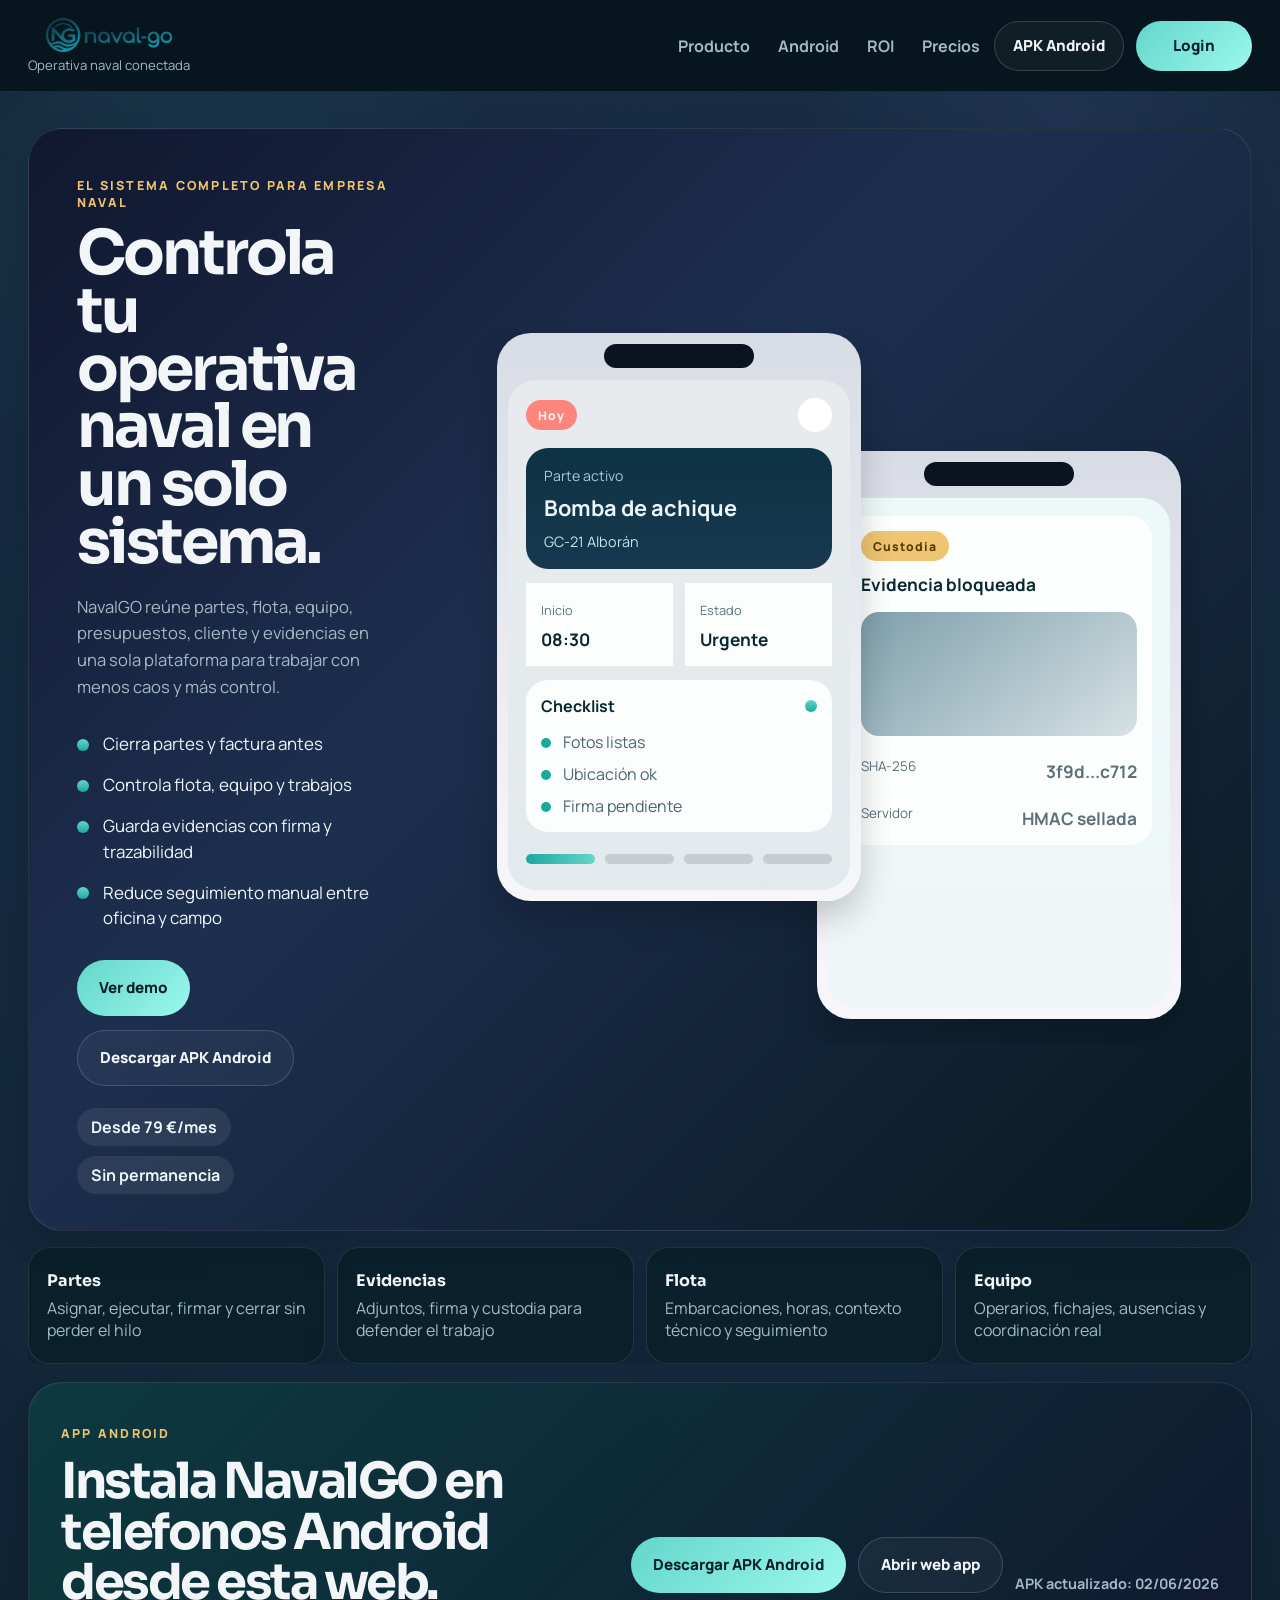
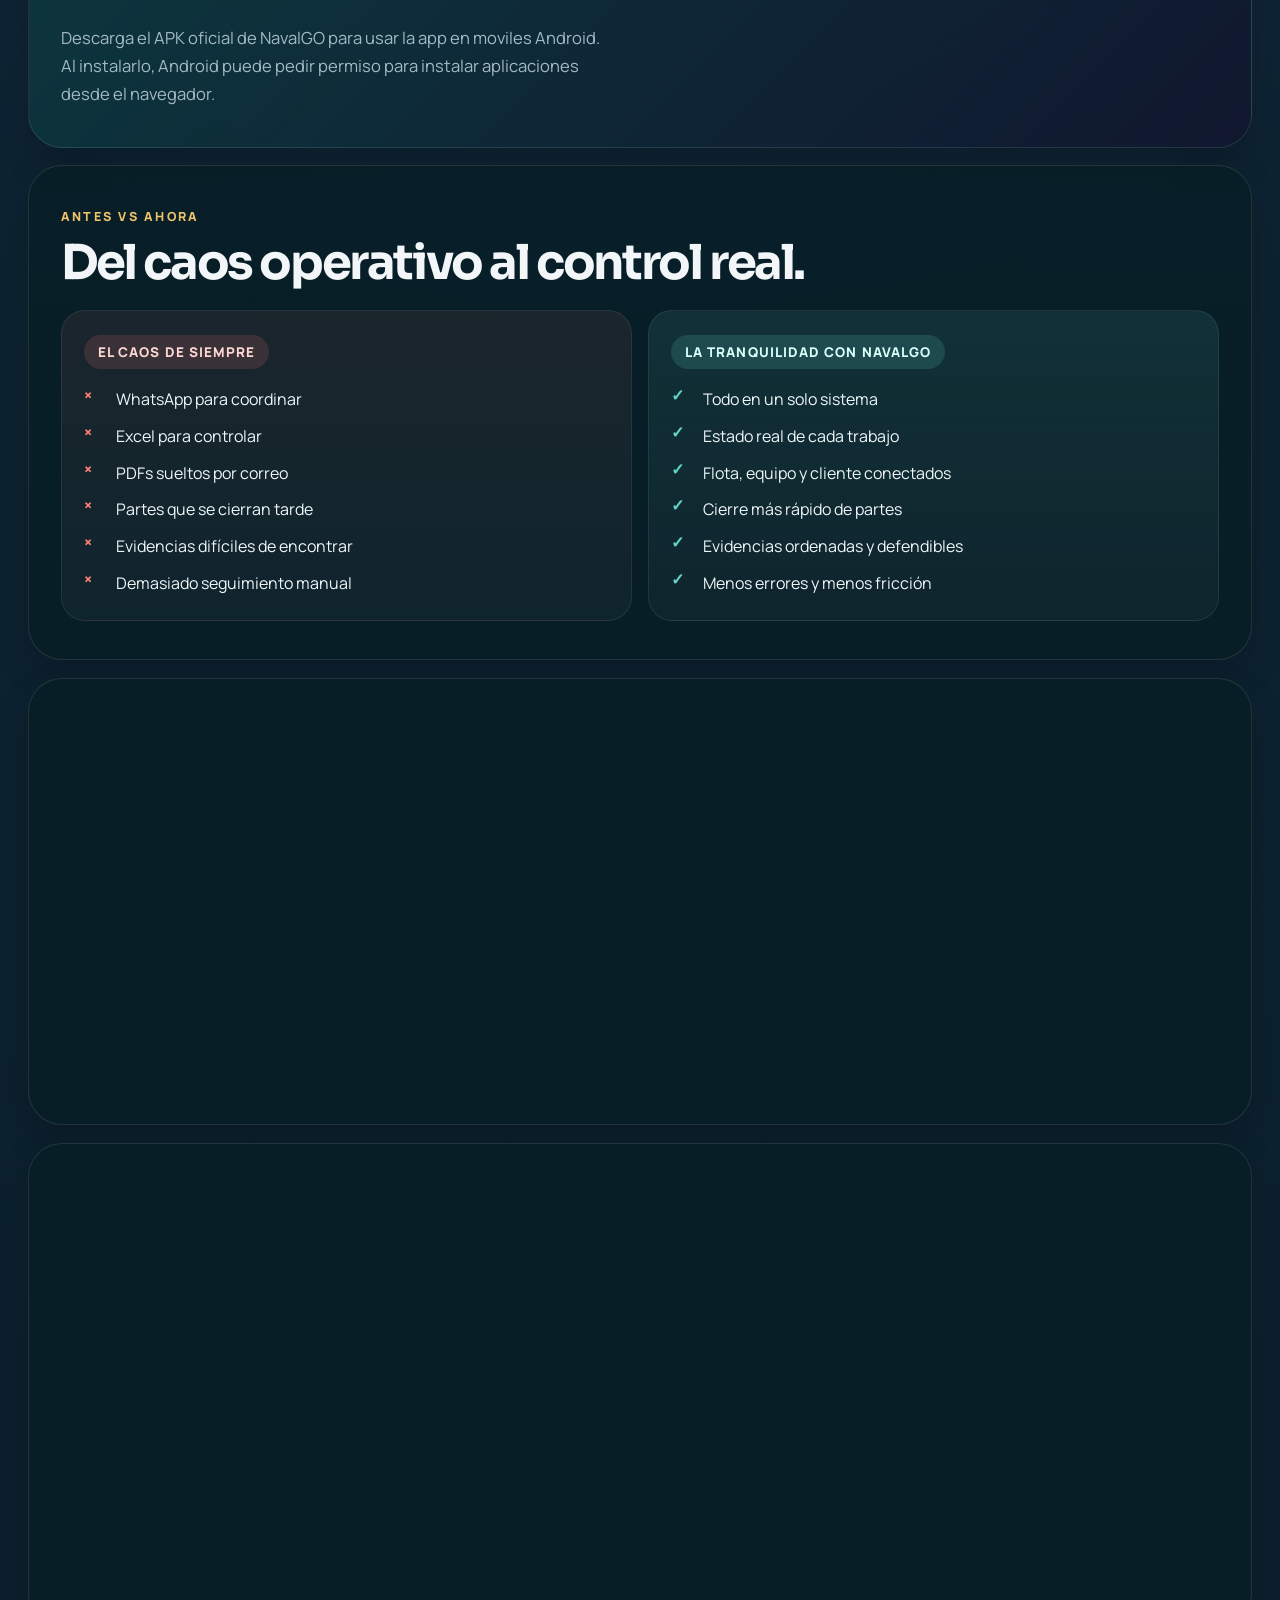
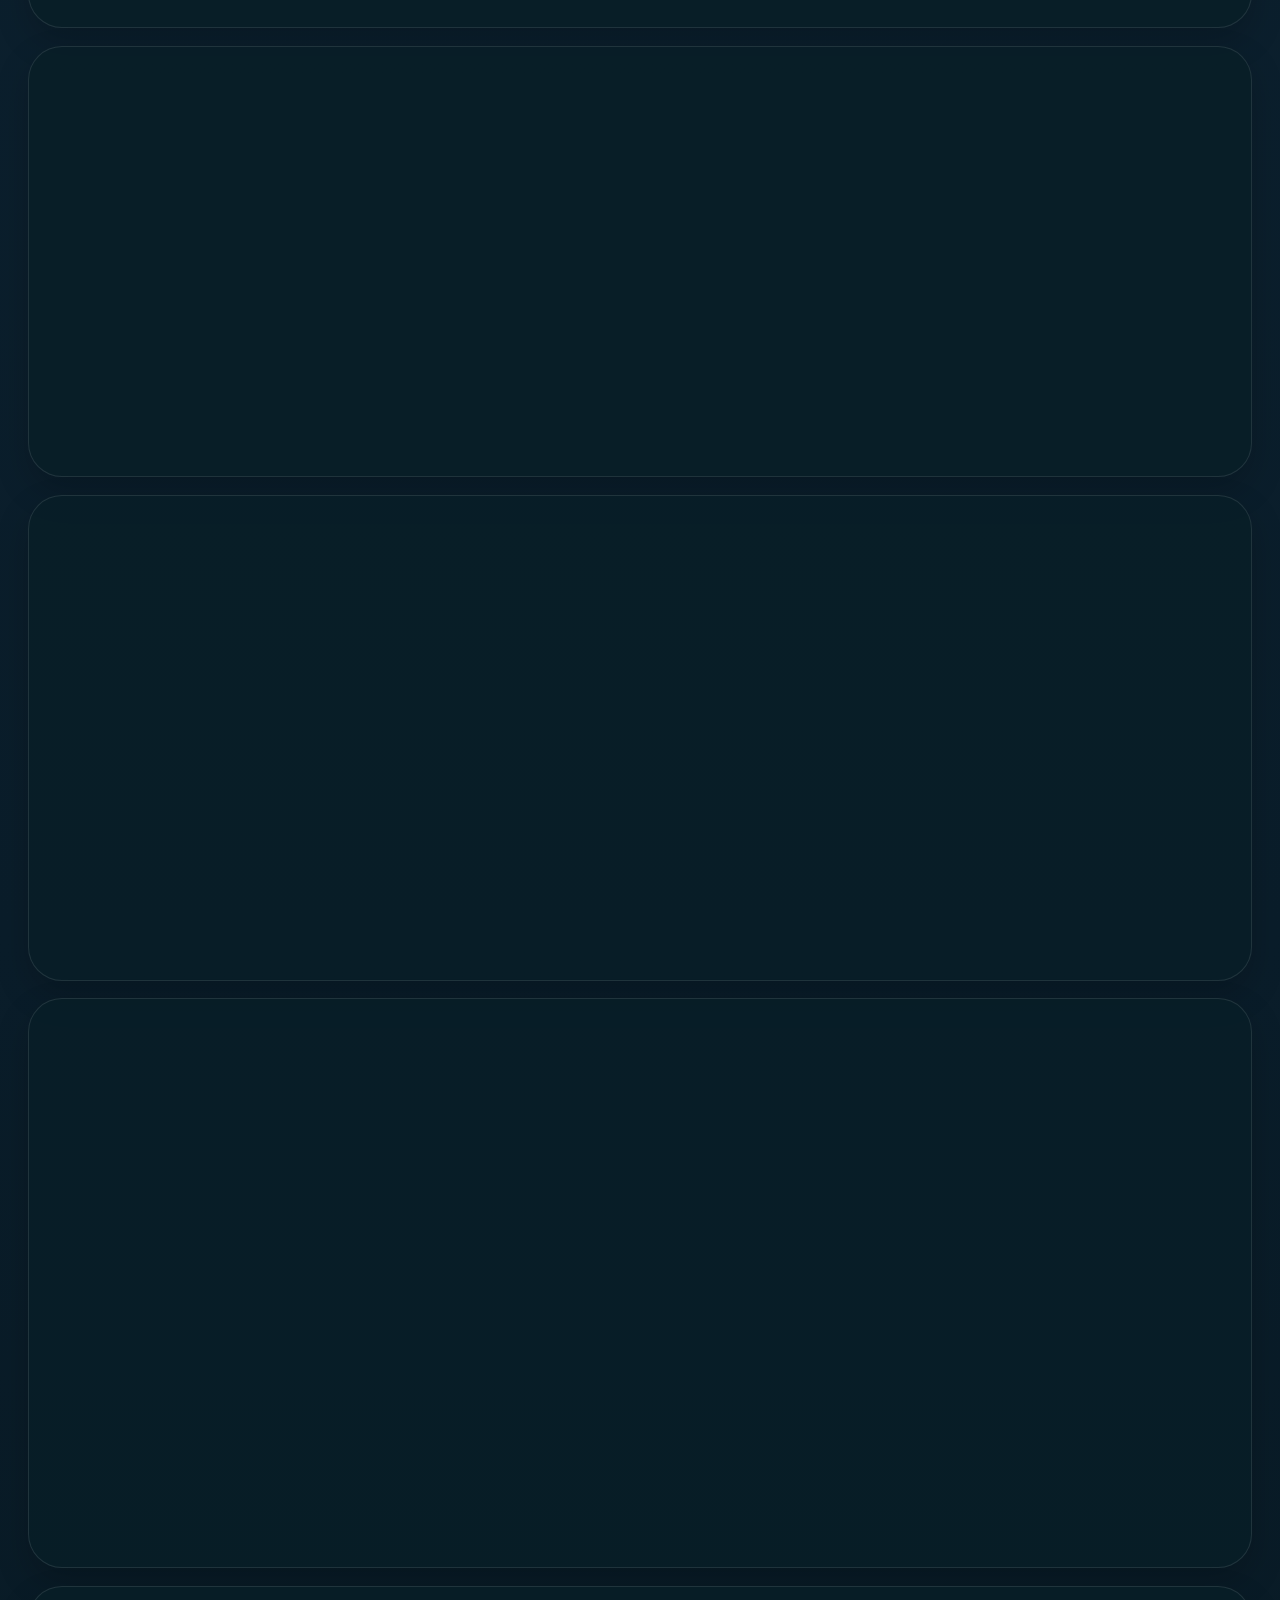
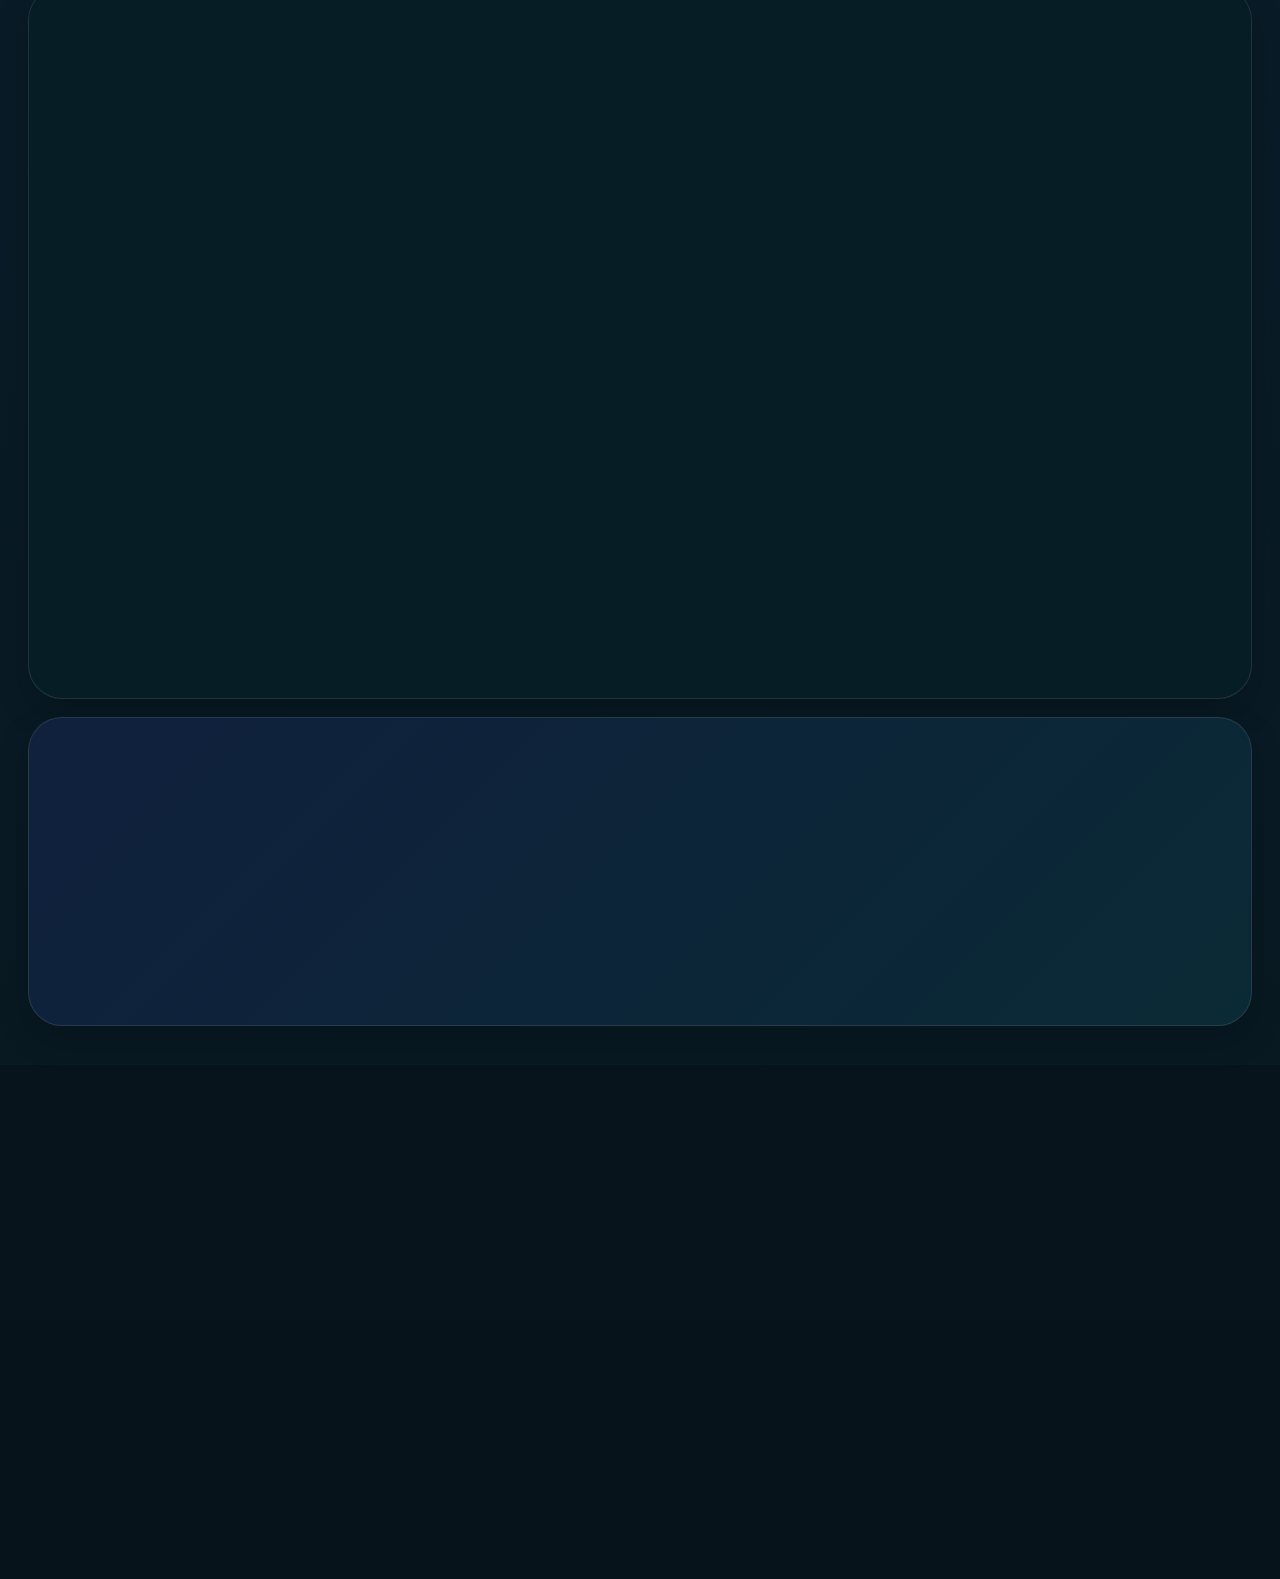
<file: marketing_site/index.html>
<!DOCTYPE html>
<html lang="es">
<head>
  <meta charset="UTF-8">
  <meta name="viewport" content="width=device-width, initial-scale=1.0">
  <title>NavalGO | Sistema completo para empresa naval</title>
  <meta
    name="description"
    content="NavalGO centraliza partes, flota, equipo, presupuestos, cliente y evidencias en una sola plataforma para empresas navales pequeñas y medianas."
  >
  <meta name="theme-color" content="#0b2f3c">
  <meta name="robots" content="index,follow">
  <link rel="canonical" href="https://naval-go.com/">
  <meta property="og:type" content="website">
  <meta property="og:title" content="NavalGO | Sistema completo para empresa naval">
  <meta
    property="og:description"
    content="Opera tu empresa naval sin WhatsApp, Excel y partes perdidos. Todo en un solo sistema."
  >
  <meta property="og:url" content="https://naval-go.com/">
  <meta property="og:site_name" content="NavalGO">
  <meta property="og:image" content="https://naval-go.com/assets/branding/logo_navalgo_color.png">
  <meta name="twitter:card" content="summary_large_image">
  <meta name="twitter:title" content="NavalGO | Sistema completo para empresa naval">
  <meta
    name="twitter:description"
    content="Partes, flota, equipo, presupuestos, cliente y evidencias en una sola plataforma para operativa naval real."
  >
  <meta name="twitter:image" content="https://naval-go.com/assets/branding/logo_navalgo_color.png">
  <link rel="icon" href="favicon.ico" sizes="any">
  <link rel="icon" type="image/png" href="favicon.png">
  <link rel="apple-touch-icon" href="apple-touch-icon.png">
  <link rel="preconnect" href="https://fonts.googleapis.com">
  <link rel="preconnect" href="https://fonts.gstatic.com" crossorigin>
  <link
    href="https://fonts.googleapis.com/css2?family=Manrope:wght@500;700;800&family=Sora:wght@600;700;800&display=swap"
    rel="stylesheet"
  >
  <link rel="stylesheet" href="styles.css">
  <script type="application/ld+json">
    {
      "@context": "https://schema.org",
      "@type": "Organization",
      "name": "NavalGO",
      "url": "https://naval-go.com",
      "logo": "https://naval-go.com/assets/branding/logo_navalgo_horizontal.png",
      "sameAs": [
        "https://app.naval-go.com"
      ]
    }
  </script>
</head>
<body>
  <div class="site-shell">
    <header class="topbar">
      <a class="brand" href="#inicio" aria-label="NavalGO inicio">
        <span class="brand-lockup">
          <img
            class="brand-logo"
            src="assets/branding/logo_navalgo_horizontal.png"
            alt="NavalGO"
            width="183"
            height="48"
          >
          <span class="brand-subtitle">Operativa naval conectada</span>
        </span>
      </a>

      <nav class="main-nav" aria-label="Navegación principal">
        <a href="#producto">Producto</a>
        <a href="#android">Android</a>
        <a href="#seguridad">ROI</a>
        <a href="#precios">Precios</a>
      </nav>

      <div class="topbar-actions">
        <a class="ghost-button topbar-apk" href="/downloads/navalgo-android.apk" download>APK Android</a>
        <a class="primary-button topbar-login" href="https://app.naval-go.com">Login</a>
      </div>
    </header>

    <main>
      <section class="hero-card" id="inicio">
        <div class="hero-copy">
          <span class="eyebrow">EL SISTEMA COMPLETO PARA EMPRESA NAVAL</span>
          <h1>Controla tu operativa naval en un solo sistema.</h1>
          <p class="hero-text">
            NavalGO reúne partes, flota, equipo, presupuestos, cliente y evidencias en una sola plataforma para trabajar con menos caos y más control.
          </p>

          <ul class="hero-list" aria-label="Valor principal">
            <li>Cierra partes y factura antes</li>
            <li>Controla flota, equipo y trabajos</li>
            <li>Guarda evidencias con firma y trazabilidad</li>
            <li>Reduce seguimiento manual entre oficina y campo</li>
          </ul>

          <div class="hero-actions">
            <a class="primary-button primary-button-large" href="mailto:hola@naval-go.com?subject=Quiero%20una%20demo%20de%20NavalGO">Ver demo</a>
            <a class="ghost-button ghost-button-large" href="/downloads/navalgo-android.apk" download>Descargar APK Android</a>
          </div>

          <div class="hero-tag-row">
            <span>Desde 79 €/mes</span>
            <span>Sin permanencia</span>
          </div>
        </div>

        <div class="hero-visual" aria-label="Vista principal de NavalGO">
          <div class="hero-glow"></div>

          <article class="device-card device-card-main">
            <div class="device-shell">
              <div class="device-notch"></div>
              <div class="device-screen">
                <div class="mock-toolbar">
                  <span class="mock-chip mock-chip-alert">Hoy</span>
                  <span class="mock-toolbar-icon"></span>
                </div>
                <div class="mock-balance">
                  <p>Parte activo</p>
                  <strong>Bomba de achique</strong>
                  <span>GC-21 Alborán</span>
                </div>
                <div class="mock-stat-grid">
                  <article>
                    <span>Inicio</span>
                    <strong>08:30</strong>
                  </article>
                  <article>
                    <span>Estado</span>
                    <strong>Urgente</strong>
                  </article>
                </div>
                <div class="mock-task-card">
                  <div class="mock-task-head">
                    <strong>Checklist</strong>
                    <span class="mock-dot"></span>
                  </div>
                  <ul>
                    <li>Fotos listas</li>
                    <li>Ubicación ok</li>
                    <li>Firma pendiente</li>
                  </ul>
                </div>
                <div class="mock-bottom-nav">
                  <span class="active"></span>
                  <span></span>
                  <span></span>
                  <span></span>
                </div>
              </div>
            </div>
          </article>

          <article class="device-card device-card-side">
            <div class="device-shell">
              <div class="device-notch"></div>
              <div class="device-screen device-screen-light">
                <div class="evidence-card">
                  <span class="mock-chip mock-chip-gold">Custodia</span>
                  <strong>Evidencia bloqueada</strong>
                  <div class="evidence-photo"></div>
                  <div class="evidence-row">
                    <span>SHA-256</span>
                    <strong>3f9d...c712</strong>
                  </div>
                  <div class="evidence-row">
                    <span>Servidor</span>
                    <strong>HMAC sellada</strong>
                  </div>
                </div>
              </div>
            </div>
          </article>
        </div>
      </section>

      <section class="mini-strip" aria-label="Funciones clave">
        <article>
          <strong>Partes</strong>
          <span>Asignar, ejecutar, firmar y cerrar sin perder el hilo</span>
        </article>
        <article>
          <strong>Evidencias</strong>
          <span>Adjuntos, firma y custodia para defender el trabajo</span>
        </article>
        <article>
          <strong>Flota</strong>
          <span>Embarcaciones, horas, contexto técnico y seguimiento</span>
        </article>
        <article>
          <strong>Equipo</strong>
          <span>Operarios, fichajes, ausencias y coordinación real</span>
        </article>
      </section>

      <section class="section-block android-download-block" id="android">
        <div class="android-download-copy">
          <span class="eyebrow">APP ANDROID</span>
          <h2>Instala NavalGO en telefonos Android desde esta web.</h2>
          <p>
            Descarga el APK oficial de NavalGO para usar la app en moviles Android. Al instalarlo, Android puede pedir permiso para instalar aplicaciones desde el navegador.
          </p>
        </div>

        <div class="android-download-actions">
          <a class="primary-button primary-button-large" href="/downloads/navalgo-android.apk" download>Descargar APK Android</a>
          <a class="ghost-button ghost-button-large" href="https://app.naval-go.com">Abrir web app</a>
          <span class="download-meta">APK actualizado: 02/06/2026</span>
        </div>
      </section>

      <section class="section-block product-block" id="producto">
        <div class="section-heading compact-heading">
          <span class="eyebrow">ANTES VS AHORA</span>
          <h2>Del caos operativo al control real.</h2>
        </div>

        <div class="before-after-grid">
          <article class="state-card state-card-alert">
            <span class="state-label">El caos de siempre</span>
            <ul class="state-list">
              <li>WhatsApp para coordinar</li>
              <li>Excel para controlar</li>
              <li>PDFs sueltos por correo</li>
              <li>Partes que se cierran tarde</li>
              <li>Evidencias difíciles de encontrar</li>
              <li>Demasiado seguimiento manual</li>
            </ul>
          </article>

          <article class="state-card state-card-calm">
            <span class="state-label">La tranquilidad con NavalGO</span>
            <ul class="state-list">
              <li>Todo en un solo sistema</li>
              <li>Estado real de cada trabajo</li>
              <li>Flota, equipo y cliente conectados</li>
              <li>Cierre más rápido de partes</li>
              <li>Evidencias ordenadas y defendibles</li>
              <li>Menos errores y menos fricción</li>
            </ul>
          </article>
        </div>
      </section>

      <section class="section-block roles-block benefits-block">
        <div class="section-heading compact-heading">
          <span class="eyebrow">BENEFICIOS CLAVE</span>
          <h2>Menos seguimiento. Más control. Más trabajo cerrado.</h2>
        </div>

        <div class="roles-grid">
          <article class="role-card benefit-card">
            <span class="benefit-icon">01</span>
            <h3>Cierra antes</h3>
            <p>Los partes no se quedan en tierra de nadie. Asignas, ejecutas, firmas y cierras en el mismo flujo.</p>
          </article>
          <article class="role-card benefit-card role-card-featured">
            <span class="benefit-icon">02</span>
            <h3>Control total</h3>
            <p>Flota, equipo y trabajos bajo la misma vista. Menos llamadas para saber qué está pasando.</p>
          </article>
          <article class="role-card benefit-card">
            <span class="benefit-icon">03</span>
            <h3>Prueba defendible</h3>
            <p>Las evidencias no se pierden ni se mezclan. Quedan trazadas con contexto, firma y custodia.</p>
          </article>
        </div>
      </section>

      <section class="section-block modules-block">
        <div class="section-heading compact-heading">
          <span class="eyebrow">NAVALGO VS EL RESTO</span>
          <h2>Las genéricas se quedan cortas. Las grandes marítimas pesan demasiado. NavalGO es el punto dulce.</h2>
        </div>

        <div class="modules-grid">
          <article class="module-card">
            <strong>NavalGO</strong>
            <p>Partes, flota, equipo, presupuestos, cliente y evidencias en una sola herramienta para empresa naval pequeña o mediana.</p>
          </article>
          <article class="module-card">
            <strong>Jobber / ServiceM8</strong>
            <p>Rápidas para servicios genéricos, pero sin enfoque real en flota naval, cierre operativo o custodia de evidencias.</p>
          </article>
          <article class="module-card">
            <strong>Suites marítimas</strong>
            <p>Más profundidad técnica y compliance, pero más lentas, complejas y pesadas para una pyme que necesita agilidad.</p>
          </article>
          <article class="module-card">
            <strong>Resultado</strong>
            <p>Más control con menos fricción. Sin montar cuatro herramientas ni implantar un sistema sobredimensionado.</p>
          </article>
        </div>
      </section>

      <section class="section-block workflow-block">
        <div class="section-heading compact-heading">
          <span class="eyebrow">SUSTITUYE 4 HERRAMIENTAS</span>
          <h2>Deja de operar entre WhatsApp, Excel, PDFs sueltos y libretas.</h2>
        </div>

        <div class="workflow-flow">
          <div class="workflow-old">
            <span class="tool-chip tool-chip-old">WhatsApp</span>
            <span class="tool-chip tool-chip-old">Excel</span>
            <span class="tool-chip tool-chip-old">PDFs</span>
            <span class="tool-chip tool-chip-old">Libretas</span>
          </div>

          <div class="workflow-arrow" aria-hidden="true">→</div>

          <div class="workflow-new">
            <span class="tool-chip tool-chip-new">NavalGO</span>
            <strong>Partes · Flota · Equipo · Presupuestos · Evidencias</strong>
            <p>Una sola cuenta para oficina, campo, comercial y cliente. Menos duplicidad, menos errores y más velocidad de cierre.</p>
          </div>
        </div>
      </section>

      <section class="section-block security-block" id="seguridad">
        <div class="section-heading compact-heading">
          <span class="eyebrow">ROI CLARO</span>
          <h2>NavalGO se puede pagar solo en la primera semana del mes.</h2>
        </div>

        <div class="security-grid">
          <article class="security-card security-card-featured">
            <strong>Dónde se recupera</strong>
            <ul class="check-list">
              <li>Horas de gestión que ya no se van en seguimiento manual</li>
              <li>Partes que no se pierden y salen antes a facturación</li>
              <li>Menos errores por mover datos entre herramientas sueltas</li>
            </ul>
          </article>
          <article class="security-card">
            <strong>Lo que recuperas con Starter</strong>
            <p>Con que el equipo ahorre unas pocas horas administrativas al mes o adelante un solo trabajo que iba a facturarse tarde, los 79 € ya se justifican.</p>
          </article>
          <article class="security-card">
            <strong>Lo que recuperas con Pro</strong>
            <p>Cuando oficina, operarios y comercial dejan de trabajar en paralelo con herramientas distintas, la velocidad y el control compensan de sobra los 199 €.</p>
          </article>
        </div>
      </section>

      <section class="section-block case-block">
        <div class="section-heading compact-heading">
          <span class="eyebrow">CASO REAL / DEMO</span>
          <h2>Así debe verse el cambio en una empresa naval real.</h2>
        </div>

        <div class="feature-grid">
          <article class="feature-card">
            <span class="feature-kicker">01</span>
            <h3>Antes</h3>
            <p>WhatsApp, partes dispersos, seguimiento manual y demasiada dependencia de personas concretas para saber qué ha pasado.</p>
          </article>
          <article class="feature-card feature-card-featured">
            <span class="feature-kicker">02</span>
            <h3>Cambio</h3>
            <p>En pocos días, el equipo centraliza partes, flota, evidencias y presupuestos en un único flujo de trabajo.</p>
          </article>
          <article class="feature-card">
            <span class="feature-kicker">03</span>
            <h3>Resultado</h3>
            <p>Más visibilidad, menos errores, cierres más rápidos y menos tiempo perdido reconstruyendo información.</p>
          </article>
        </div>
      </section>

      <section class="section-block pricing-block" id="precios">
        <div class="section-heading compact-heading">
          <span class="eyebrow">PRECIOS</span>
          <h2>Tres planes para entrar sin fricción y escalar con control.</h2>
        </div>

        <div class="pricing-grid">
          <article class="price-card">
            <p class="plan-name">Starter</p>
            <p class="plan-price">79 €<span>/mes</span></p>
            <p class="plan-copy">Para empezar a ordenar partes, flota y evidencias sin montar un sistema complejo.</p>
            <ul class="plan-list">
              <li>Hasta 5 usuarios</li>
              <li>Partes, flota, equipo y evidencias</li>
              <li>Entrada simple para empresa naval pequeña</li>
            </ul>
            <a class="ghost-button" href="mailto:hola@naval-go.com?subject=Quiero%20activar%20NavalGO%20Starter">Solicitar Starter</a>
          </article>

          <article class="price-card price-card-featured">
            <p class="plan-flag">Plan recomendado</p>
            <p class="plan-name">Pro</p>
            <p class="plan-price">199 €<span>/mes</span></p>
            <p class="plan-copy">La opción equilibrada para empresas que ya necesitan operativa diaria, equipo, presupuestos y más control.</p>
            <ul class="plan-list">
              <li>Hasta 15 usuarios</li>
              <li>Fichajes, ausencias, presupuestos y cliente</li>
              <li>Menos herramientas sueltas y más velocidad de cierre</li>
            </ul>
            <a class="primary-button" href="mailto:hola@naval-go.com?subject=Quiero%20una%20demo%20de%20NavalGO">Solicitar demo</a>
          </article>

          <article class="price-card">
            <p class="plan-name">Enterprise</p>
            <p class="plan-price">Desde 399 €<span>/mes</span></p>
            <p class="plan-copy">Para operaciones con más estructura, más usuarios y una implantación más acompañada.</p>
            <ul class="plan-list">
              <li>Usuarios ampliables</li>
              <li>Adaptación operativa e implantación guiada</li>
              <li>Soporte prioritario y configuración avanzada</li>
            </ul>
            <a class="ghost-button" href="mailto:hola@naval-go.com?subject=Quiero%20hablar%20sobre%20NavalGO%20Enterprise">Hablar con ventas</a>
          </article>
        </div>

        <p class="pricing-note">Sin permanencia. Implantación guiada paso a paso. Implantación inicial opcional: desde <strong>290 €</strong>.</p>
      </section>

      <section class="cta-band" id="contacto">
        <div>
          <span class="eyebrow">SIGUIENTE PASO</span>
          <h2>En una demo verás cómo pasar de coordinarte entre herramientas sueltas a operar en un solo sistema.</h2>
        </div>
        <div class="cta-actions">
          <a class="primary-button primary-button-large" href="mailto:hola@naval-go.com?subject=Quiero%20activar%20NavalGO">Quiero ver mi operativa aquí</a>
          <a class="ghost-button ghost-button-large" href="mailto:hola@naval-go.com?subject=Quiero%20ver%20un%20caso%20real%20de%20NavalGO">Ver caso real</a>
        </div>
      </section>
    </main>

    <footer class="footer">
      <div class="footer-top">
        <div class="footer-brand">
          <img
            class="footer-logo"
            src="assets/branding/logo_navalgo_horizontal.png"
            alt="NavalGO"
            width="183"
            height="48"
          >
          <p>El sistema completo para operar una empresa naval pequeña o mediana con más control y menos fricción.</p>
        </div>

        <div class="footer-nav-group">
          <span class="footer-title">Navegación</span>
          <div class="footer-links">
            <a href="#producto">Producto</a>
            <a href="#android">Android</a>
            <a href="#seguridad">ROI</a>
            <a href="#precios">Precios</a>
            <a href="/privacy.html">Privacidad</a>
            <a href="https://app.naval-go.com">Login</a>
          </div>
        </div>

        <div class="footer-nav-group">
          <span class="footer-title">Contacto y legal</span>
          <div class="footer-links footer-links-stack">
            <a href="mailto:hola@naval-go.com">hola@naval-go.com</a>
            <a href="mailto:soporte@naval-go.com">soporte@naval-go.com</a>
            <a href="/privacy.html">Política de privacidad</a>
            <a href="/terms.html">Condiciones del servicio</a>
            <a href="/data-deletion.html">Eliminacion de datos</a>
            <a href="/downloads/navalgo-android.apk" download>Descargar APK Android</a>
            <a href="https://app.naval-go.com">Acceso clientes</a>
          </div>
        </div>
      </div>

      <div class="footer-bottom">
        <span>© 2026 NavalGO. Todos los derechos reservados.</span>
        <span>Operativa naval conectada para empresas que quieren menos caos y más control.</span>
      </div>
    </footer>
  </div>
</body>
</html>
</file>
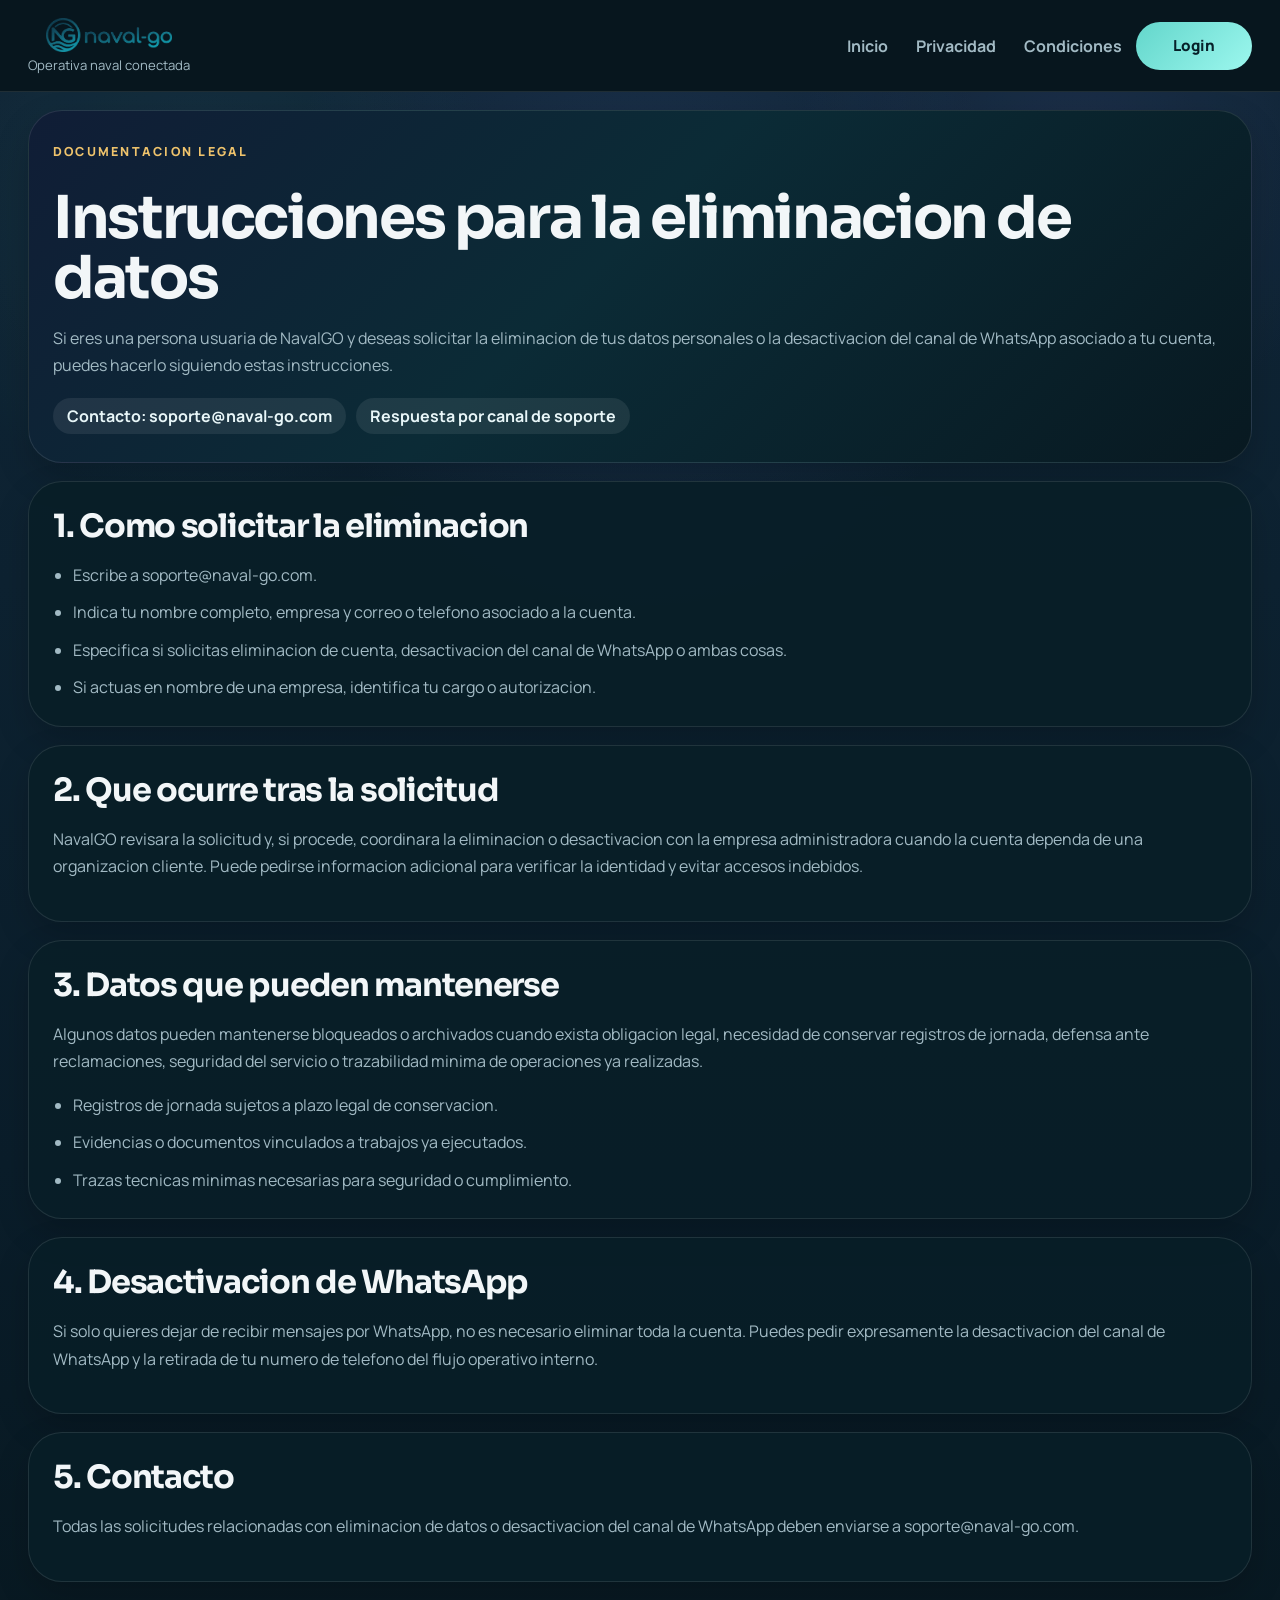
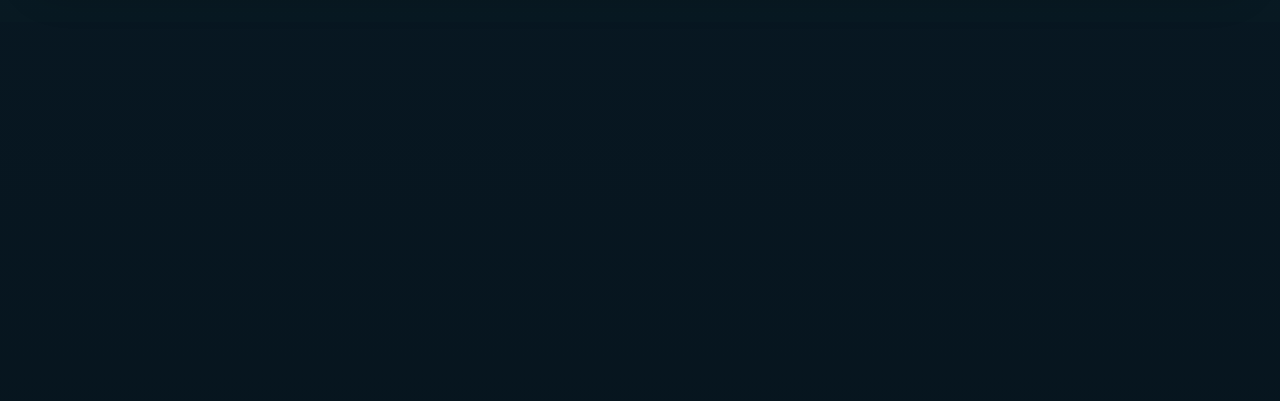
<file: marketing_site/data-deletion.html>
<!DOCTYPE html>
<html lang="es">
<head>
  <meta charset="UTF-8">
  <meta name="viewport" content="width=device-width, initial-scale=1.0">
  <title>Eliminacion de datos | NavalGO</title>
  <meta
    name="description"
    content="Instrucciones para solicitar la eliminacion de datos de usuario en NavalGO."
  >
  <meta name="theme-color" content="#0b2f3c">
  <meta name="robots" content="index,follow">
  <link rel="canonical" href="https://naval-go.com/data-deletion.html">
  <meta property="og:type" content="website">
  <meta property="og:title" content="Eliminacion de datos | NavalGO">
  <meta
    property="og:description"
    content="Como solicitar la eliminacion de datos de usuario y la desactivacion del canal de WhatsApp en NavalGO."
  >
  <meta property="og:url" content="https://naval-go.com/data-deletion.html">
  <meta property="og:site_name" content="NavalGO">
  <meta property="og:image" content="https://naval-go.com/assets/branding/logo_navalgo_color.png">
  <meta name="twitter:card" content="summary_large_image">
  <meta name="twitter:title" content="Eliminacion de datos | NavalGO">
  <meta
    name="twitter:description"
    content="Instrucciones de eliminacion de datos para personas usuarias de NavalGO."
  >
  <meta name="twitter:image" content="https://naval-go.com/assets/branding/logo_navalgo_color.png">
  <link rel="icon" href="favicon.ico" sizes="any">
  <link rel="icon" type="image/png" href="favicon.png">
  <link rel="apple-touch-icon" href="apple-touch-icon.png">
  <link rel="preconnect" href="https://fonts.googleapis.com">
  <link rel="preconnect" href="https://fonts.gstatic.com" crossorigin>
  <link
    href="https://fonts.googleapis.com/css2?family=Manrope:wght@500;700;800&family=Sora:wght@600;700;800&display=swap"
    rel="stylesheet"
  >
  <link rel="stylesheet" href="styles.css">
</head>
<body>
  <div class="site-shell">
    <header class="topbar">
      <a class="brand" href="/" aria-label="NavalGO inicio">
        <span class="brand-lockup">
          <img
            class="brand-logo"
            src="assets/branding/logo_navalgo_horizontal.png"
            alt="NavalGO"
            width="183"
            height="48"
          >
          <span class="brand-subtitle">Operativa naval conectada</span>
        </span>
      </a>

      <nav class="main-nav" aria-label="Navegacion principal">
        <a href="/">Inicio</a>
        <a href="/privacy.html">Privacidad</a>
        <a href="/terms.html">Condiciones</a>
      </nav>

      <div class="topbar-actions">
        <a class="primary-button topbar-login" href="https://app.naval-go.com">Login</a>
      </div>
    </header>

    <main class="legal-shell">
      <div class="legal-page">
        <section class="legal-hero">
          <span class="eyebrow">DOCUMENTACION LEGAL</span>
          <h1>Instrucciones para la eliminacion de datos</h1>
          <p>
            Si eres una persona usuaria de NavalGO y deseas solicitar la eliminacion de tus datos
            personales o la desactivacion del canal de WhatsApp asociado a tu cuenta, puedes hacerlo
            siguiendo estas instrucciones.
          </p>
          <div class="legal-meta">
            <span class="legal-pill">Contacto: soporte@naval-go.com</span>
            <span class="legal-pill">Respuesta por canal de soporte</span>
          </div>
        </section>

        <section class="legal-card">
          <h2>1. Como solicitar la eliminacion</h2>
          <ul>
            <li>Escribe a <a href="mailto:soporte@naval-go.com">soporte@naval-go.com</a>.</li>
            <li>Indica tu nombre completo, empresa y correo o telefono asociado a la cuenta.</li>
            <li>Especifica si solicitas eliminacion de cuenta, desactivacion del canal de WhatsApp o ambas cosas.</li>
            <li>Si actuas en nombre de una empresa, identifica tu cargo o autorizacion.</li>
          </ul>
        </section>

        <section class="legal-card">
          <h2>2. Que ocurre tras la solicitud</h2>
          <p>
            NavalGO revisara la solicitud y, si procede, coordinara la eliminacion o desactivacion con
            la empresa administradora cuando la cuenta dependa de una organizacion cliente. Puede
            pedirse informacion adicional para verificar la identidad y evitar accesos indebidos.
          </p>
        </section>

        <section class="legal-card">
          <h2>3. Datos que pueden mantenerse</h2>
          <p>
            Algunos datos pueden mantenerse bloqueados o archivados cuando exista obligacion legal,
            necesidad de conservar registros de jornada, defensa ante reclamaciones, seguridad del
            servicio o trazabilidad minima de operaciones ya realizadas.
          </p>
          <ul>
            <li>Registros de jornada sujetos a plazo legal de conservacion.</li>
            <li>Evidencias o documentos vinculados a trabajos ya ejecutados.</li>
            <li>Trazas tecnicas minimas necesarias para seguridad o cumplimiento.</li>
          </ul>
        </section>

        <section class="legal-card">
          <h2>4. Desactivacion de WhatsApp</h2>
          <p>
            Si solo quieres dejar de recibir mensajes por WhatsApp, no es necesario eliminar toda la
            cuenta. Puedes pedir expresamente la desactivacion del canal de WhatsApp y la retirada de
            tu numero de telefono del flujo operativo interno.
          </p>
        </section>

        <section class="legal-card">
          <h2>5. Contacto</h2>
          <p>
            Todas las solicitudes relacionadas con eliminacion de datos o desactivacion del canal
            de WhatsApp deben enviarse a
            <a href="mailto:soporte@naval-go.com">soporte@naval-go.com</a>.
          </p>
        </section>
      </div>
    </main>

    <footer class="footer">
      <div class="footer-top">
        <div class="footer-brand">
          <img
            class="footer-logo"
            src="assets/branding/logo_navalgo_horizontal.png"
            alt="NavalGO"
            width="183"
            height="48"
          >
          <p>El sistema completo para operar una empresa naval pequena o mediana con mas control y menos friccion.</p>
        </div>

        <div class="footer-nav-group">
          <span class="footer-title">Navegacion</span>
          <div class="footer-links">
            <a href="/">Inicio</a>
            <a href="/privacy.html">Privacidad</a>
            <a href="/terms.html">Condiciones</a>
          </div>
        </div>

        <div class="footer-nav-group">
          <span class="footer-title">Contacto y legal</span>
          <div class="footer-links footer-links-stack">
            <a href="mailto:soporte@naval-go.com">soporte@naval-go.com</a>
            <a href="/data-deletion.html">Eliminacion de datos</a>
          </div>
        </div>
      </div>

      <div class="footer-bottom">
        <span>(c) 2026 NavalGO. Todos los derechos reservados.</span>
        <span>Uso profesional e interno para empresas del sector naval.</span>
      </div>
    </footer>
  </div>
</body>
</html>
</file>
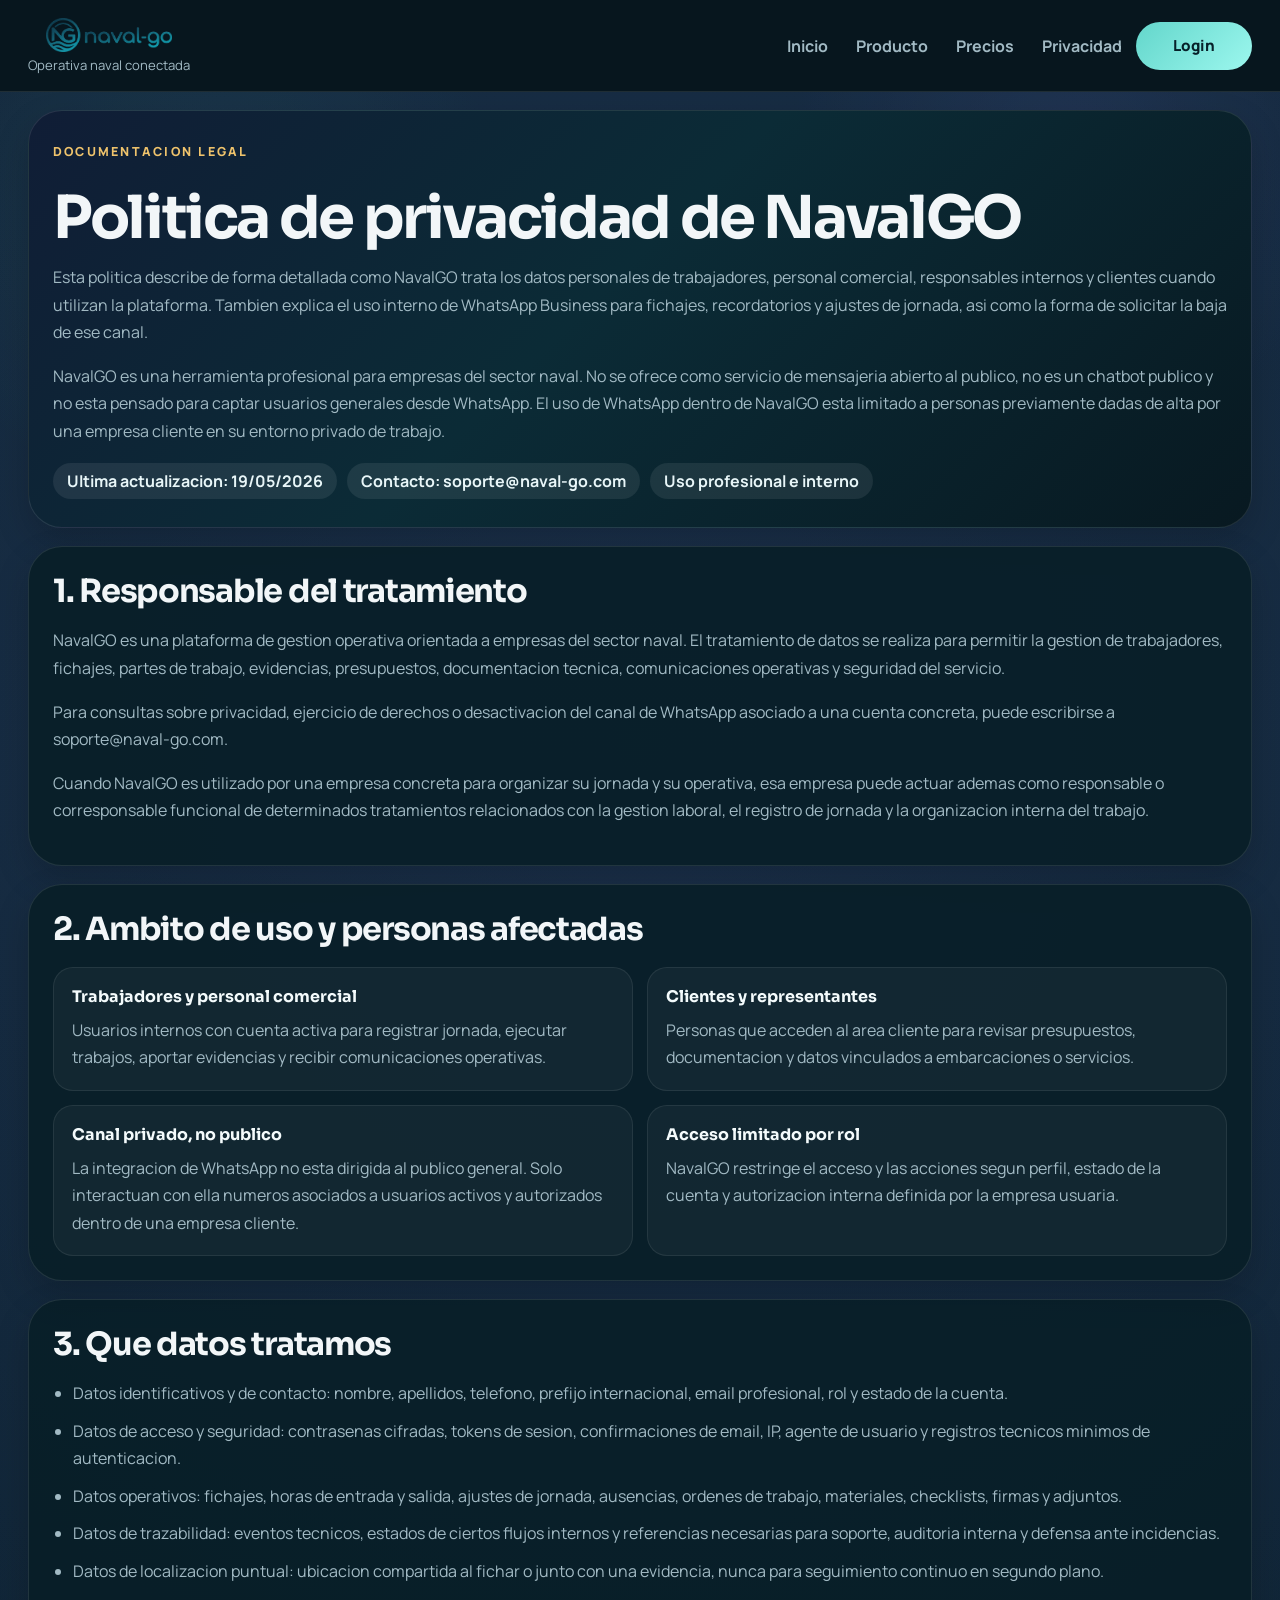
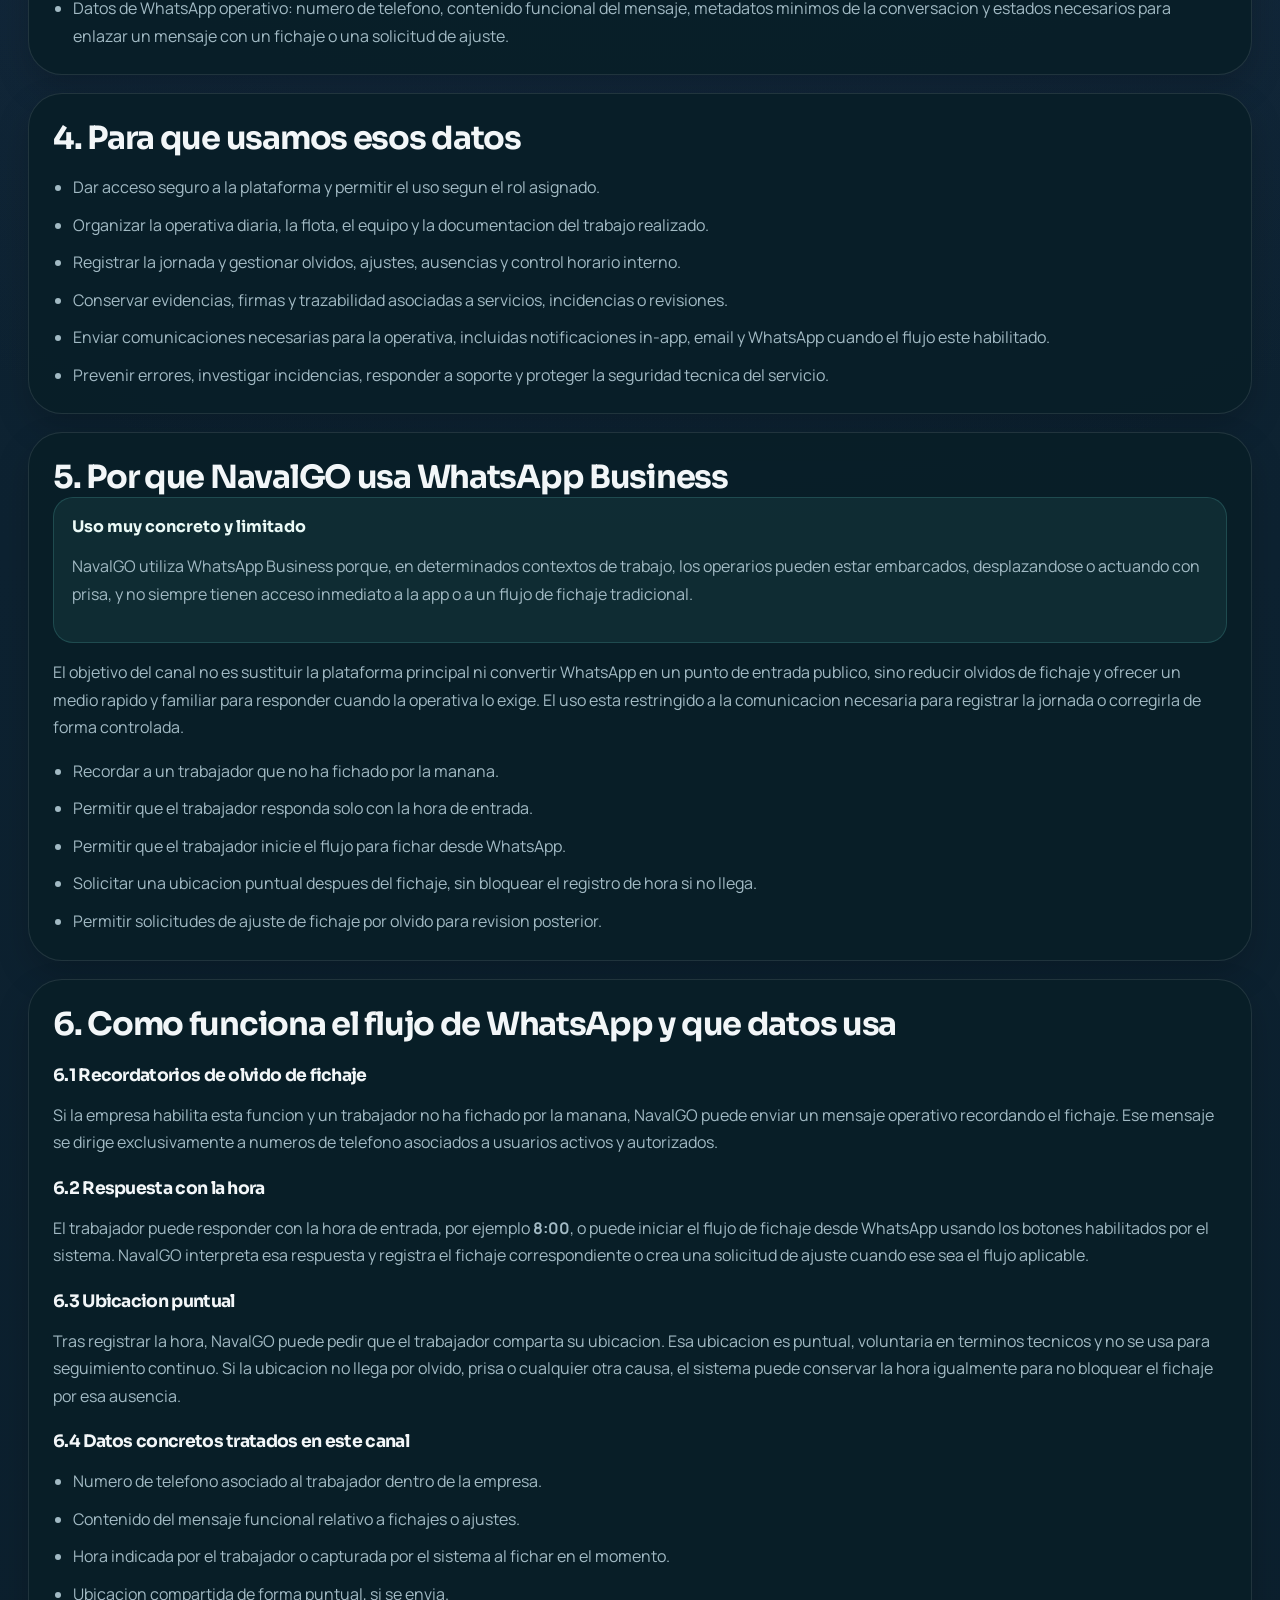
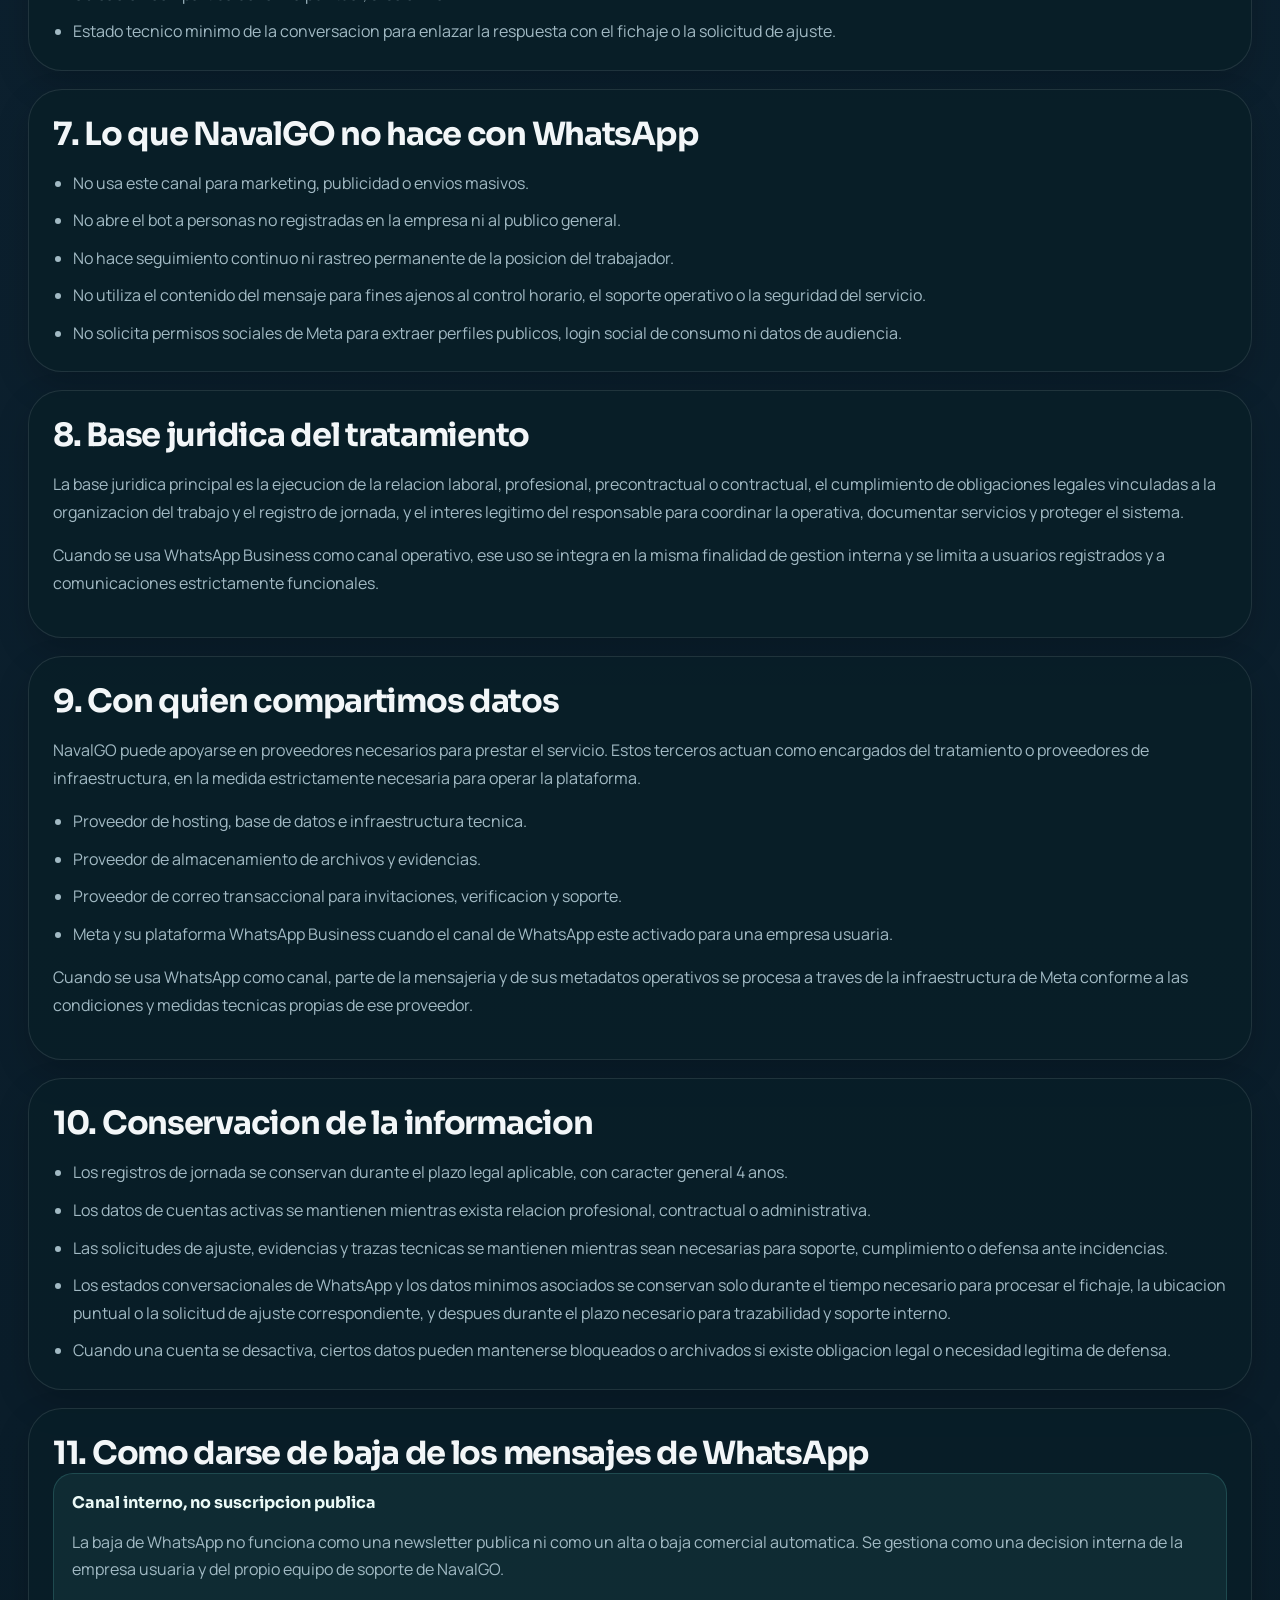
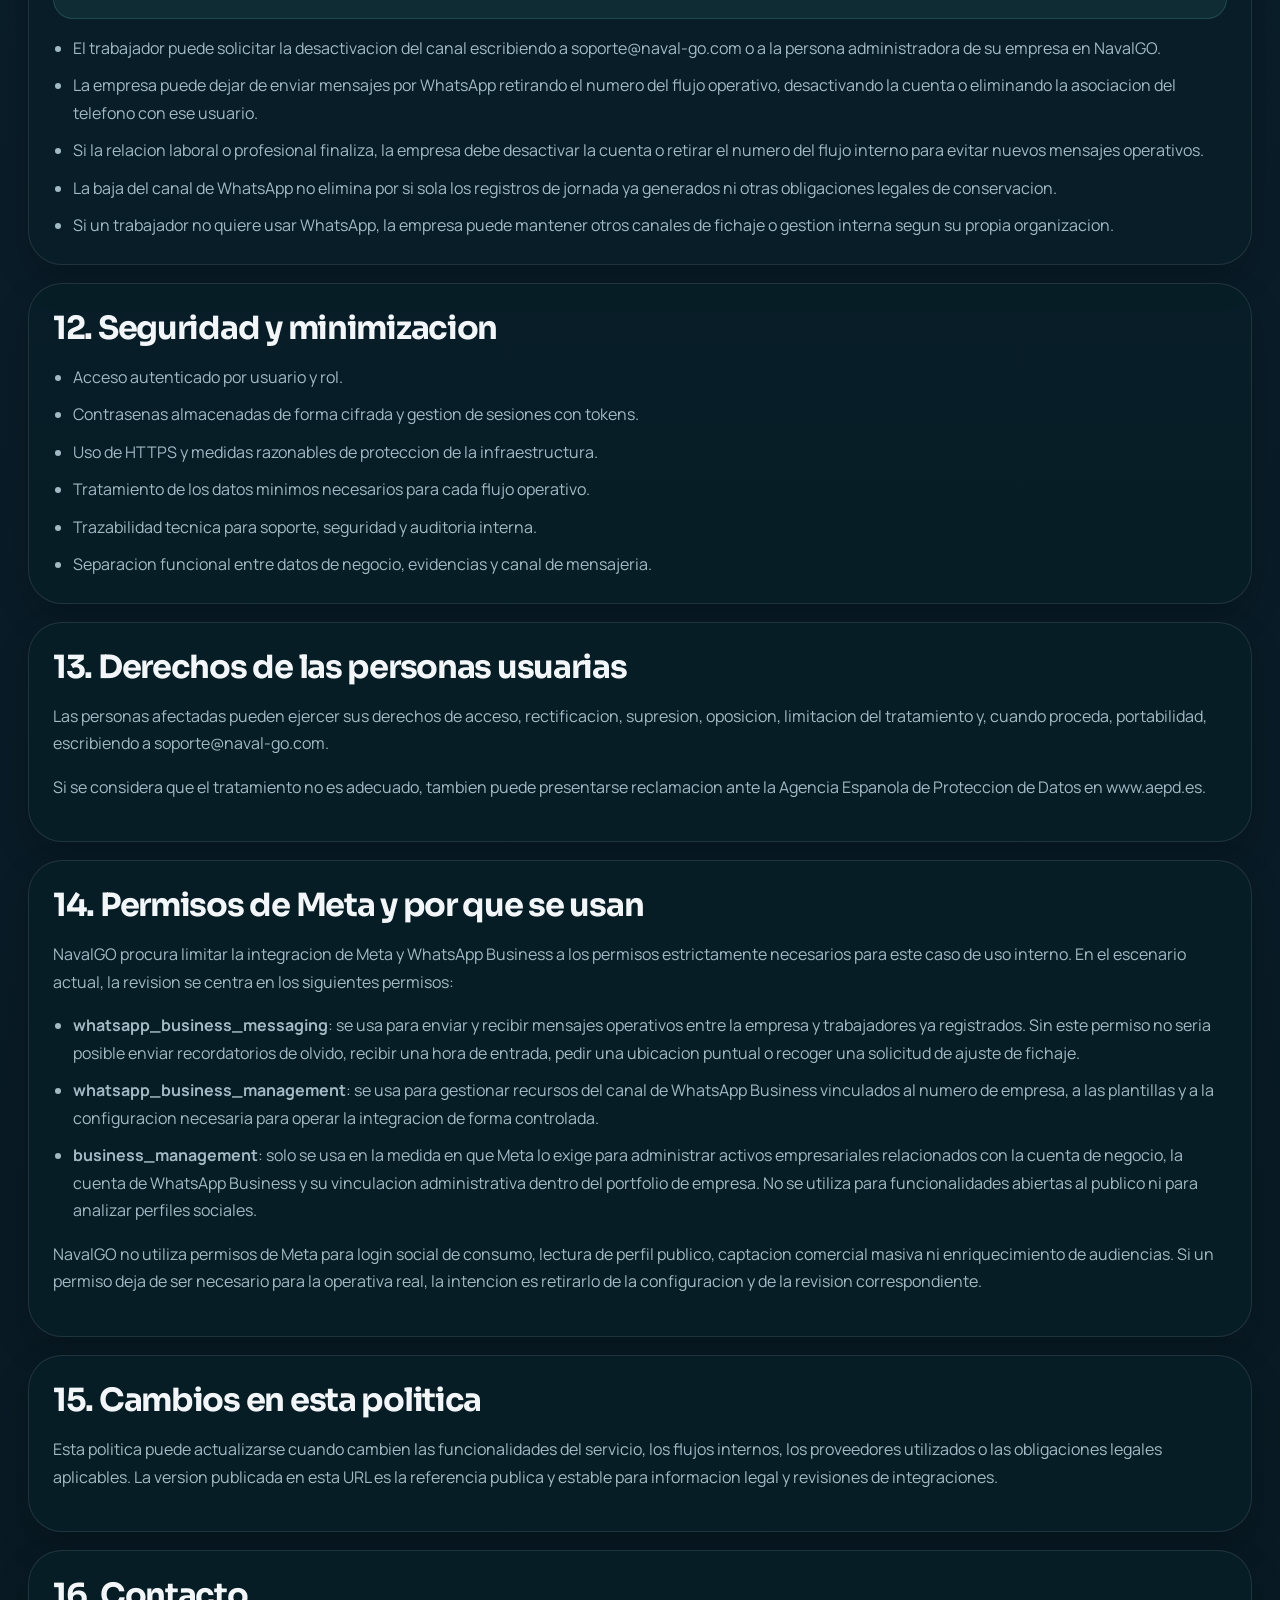
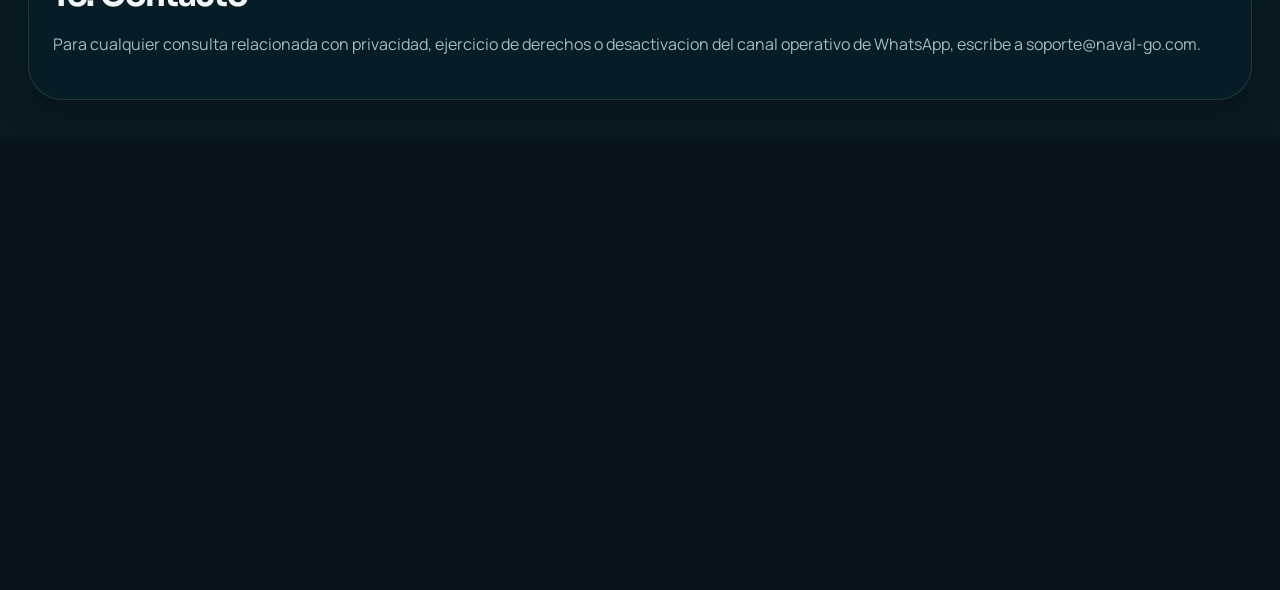
<file: marketing_site/privacy.html>
<!DOCTYPE html>
<html lang="es">
<head>
  <meta charset="UTF-8">
  <meta name="viewport" content="width=device-width, initial-scale=1.0">
  <title>Politica de privacidad | NavalGO</title>
  <meta
    name="description"
    content="Politica de privacidad de NavalGO para trabajadores, clientes y uso interno de WhatsApp Business en fichajes, ajustes y gestion operativa."
  >
  <meta name="theme-color" content="#0b2f3c">
  <meta name="robots" content="index,follow">
  <link rel="canonical" href="https://naval-go.com/privacy.html">
  <meta property="og:type" content="website">
  <meta property="og:title" content="Politica de privacidad | NavalGO">
  <meta
    property="og:description"
    content="Explicacion detallada del tratamiento de datos, del uso interno de WhatsApp Business y de los derechos de trabajadores y clientes en NavalGO."
  >
  <meta property="og:url" content="https://naval-go.com/privacy.html">
  <meta property="og:site_name" content="NavalGO">
  <meta property="og:image" content="https://naval-go.com/assets/branding/logo_navalgo_color.png">
  <meta name="twitter:card" content="summary_large_image">
  <meta name="twitter:title" content="Politica de privacidad | NavalGO">
  <meta
    name="twitter:description"
    content="Uso interno de WhatsApp Business, fichajes, privacidad y derechos de las personas usuarias en NavalGO."
  >
  <meta name="twitter:image" content="https://naval-go.com/assets/branding/logo_navalgo_color.png">
  <link rel="icon" href="favicon.ico" sizes="any">
  <link rel="icon" type="image/png" href="favicon.png">
  <link rel="apple-touch-icon" href="apple-touch-icon.png">
  <link rel="preconnect" href="https://fonts.googleapis.com">
  <link rel="preconnect" href="https://fonts.gstatic.com" crossorigin>
  <link
    href="https://fonts.googleapis.com/css2?family=Manrope:wght@500;700;800&family=Sora:wght@600;700;800&display=swap"
    rel="stylesheet"
  >
  <link rel="stylesheet" href="styles.css">
</head>
<body>
  <div class="site-shell">
    <header class="topbar">
      <a class="brand" href="/" aria-label="NavalGO inicio">
        <span class="brand-lockup">
          <img
            class="brand-logo"
            src="assets/branding/logo_navalgo_horizontal.png"
            alt="NavalGO"
            width="183"
            height="48"
          >
          <span class="brand-subtitle">Operativa naval conectada</span>
        </span>
      </a>

      <nav class="main-nav" aria-label="Navegacion principal">
        <a href="/">Inicio</a>
        <a href="/#producto">Producto</a>
        <a href="/#precios">Precios</a>
        <a href="/privacy.html">Privacidad</a>
      </nav>

      <div class="topbar-actions">
        <a class="primary-button topbar-login" href="https://app.naval-go.com">Login</a>
      </div>
    </header>

    <main class="legal-shell">
      <div class="legal-page">
        <section class="legal-hero">
          <span class="eyebrow">DOCUMENTACION LEGAL</span>
          <h1>Politica de privacidad de NavalGO</h1>
          <p>
            Esta politica describe de forma detallada como NavalGO trata los datos personales de
            trabajadores, personal comercial, responsables internos y clientes cuando utilizan la
            plataforma. Tambien explica el uso interno de WhatsApp Business para fichajes,
            recordatorios y ajustes de jornada, asi como la forma de solicitar la baja de ese canal.
          </p>
          <p>
            NavalGO es una herramienta profesional para empresas del sector naval. No se ofrece como
            servicio de mensajeria abierto al publico, no es un chatbot publico y no esta pensado
            para captar usuarios generales desde WhatsApp. El uso de WhatsApp dentro de NavalGO esta
            limitado a personas previamente dadas de alta por una empresa cliente en su entorno
            privado de trabajo.
          </p>
          <div class="legal-meta">
            <span class="legal-pill">Ultima actualizacion: 19/05/2026</span>
            <span class="legal-pill">Contacto: soporte@naval-go.com</span>
            <span class="legal-pill">Uso profesional e interno</span>
          </div>
        </section>

        <section class="legal-card">
          <h2>1. Responsable del tratamiento</h2>
          <p>
            NavalGO es una plataforma de gestion operativa orientada a empresas del sector naval.
            El tratamiento de datos se realiza para permitir la gestion de trabajadores, fichajes,
            partes de trabajo, evidencias, presupuestos, documentacion tecnica, comunicaciones
            operativas y seguridad del servicio.
          </p>
          <p>
            Para consultas sobre privacidad, ejercicio de derechos o desactivacion del canal de
            WhatsApp asociado a una cuenta concreta, puede escribirse a
            <a href="mailto:soporte@naval-go.com">soporte@naval-go.com</a>.
          </p>
          <p>
            Cuando NavalGO es utilizado por una empresa concreta para organizar su jornada y su
            operativa, esa empresa puede actuar ademas como responsable o corresponsable funcional
            de determinados tratamientos relacionados con la gestion laboral, el registro de jornada
            y la organizacion interna del trabajo.
          </p>
        </section>

        <section class="legal-card">
          <h2>2. Ambito de uso y personas afectadas</h2>
          <div class="legal-grid">
            <article>
              <strong>Trabajadores y personal comercial</strong>
              <p>
                Usuarios internos con cuenta activa para registrar jornada, ejecutar trabajos, aportar
                evidencias y recibir comunicaciones operativas.
              </p>
            </article>
            <article>
              <strong>Clientes y representantes</strong>
              <p>
                Personas que acceden al area cliente para revisar presupuestos, documentacion y datos
                vinculados a embarcaciones o servicios.
              </p>
            </article>
            <article>
              <strong>Canal privado, no publico</strong>
              <p>
                La integracion de WhatsApp no esta dirigida al publico general. Solo interactuan con
                ella numeros asociados a usuarios activos y autorizados dentro de una empresa cliente.
              </p>
            </article>
            <article>
              <strong>Acceso limitado por rol</strong>
              <p>
                NavalGO restringe el acceso y las acciones segun perfil, estado de la cuenta y
                autorizacion interna definida por la empresa usuaria.
              </p>
            </article>
          </div>
        </section>

        <section class="legal-card">
          <h2>3. Que datos tratamos</h2>
          <ul>
            <li>Datos identificativos y de contacto: nombre, apellidos, telefono, prefijo internacional, email profesional, rol y estado de la cuenta.</li>
            <li>Datos de acceso y seguridad: contrasenas cifradas, tokens de sesion, confirmaciones de email, IP, agente de usuario y registros tecnicos minimos de autenticacion.</li>
            <li>Datos operativos: fichajes, horas de entrada y salida, ajustes de jornada, ausencias, ordenes de trabajo, materiales, checklists, firmas y adjuntos.</li>
            <li>Datos de trazabilidad: eventos tecnicos, estados de ciertos flujos internos y referencias necesarias para soporte, auditoria interna y defensa ante incidencias.</li>
            <li>Datos de localizacion puntual: ubicacion compartida al fichar o junto con una evidencia, nunca para seguimiento continuo en segundo plano.</li>
            <li>Datos de WhatsApp operativo: numero de telefono, contenido funcional del mensaje, metadatos minimos de la conversacion y estados necesarios para enlazar un mensaje con un fichaje o una solicitud de ajuste.</li>
          </ul>
        </section>

        <section class="legal-card">
          <h2>4. Para que usamos esos datos</h2>
          <ul>
            <li>Dar acceso seguro a la plataforma y permitir el uso segun el rol asignado.</li>
            <li>Organizar la operativa diaria, la flota, el equipo y la documentacion del trabajo realizado.</li>
            <li>Registrar la jornada y gestionar olvidos, ajustes, ausencias y control horario interno.</li>
            <li>Conservar evidencias, firmas y trazabilidad asociadas a servicios, incidencias o revisiones.</li>
            <li>Enviar comunicaciones necesarias para la operativa, incluidas notificaciones in-app, email y WhatsApp cuando el flujo este habilitado.</li>
            <li>Prevenir errores, investigar incidencias, responder a soporte y proteger la seguridad tecnica del servicio.</li>
          </ul>
        </section>

        <section class="legal-card">
          <h2>5. Por que NavalGO usa WhatsApp Business</h2>
          <div class="legal-callout">
            <strong>Uso muy concreto y limitado</strong>
            <p>
              NavalGO utiliza WhatsApp Business porque, en determinados contextos de trabajo, los
              operarios pueden estar embarcados, desplazandose o actuando con prisa, y no siempre
              tienen acceso inmediato a la app o a un flujo de fichaje tradicional.
            </p>
          </div>
          <p>
            El objetivo del canal no es sustituir la plataforma principal ni convertir WhatsApp en un
            punto de entrada publico, sino reducir olvidos de fichaje y ofrecer un medio rapido y
            familiar para responder cuando la operativa lo exige. El uso esta restringido a la
            comunicacion necesaria para registrar la jornada o corregirla de forma controlada.
          </p>
          <ul>
            <li>Recordar a un trabajador que no ha fichado por la manana.</li>
            <li>Permitir que el trabajador responda solo con la hora de entrada.</li>
            <li>Permitir que el trabajador inicie el flujo para fichar desde WhatsApp.</li>
            <li>Solicitar una ubicacion puntual despues del fichaje, sin bloquear el registro de hora si no llega.</li>
            <li>Permitir solicitudes de ajuste de fichaje por olvido para revision posterior.</li>
          </ul>
        </section>

        <section class="legal-card">
          <h2>6. Como funciona el flujo de WhatsApp y que datos usa</h2>
          <h3>6.1 Recordatorios de olvido de fichaje</h3>
          <p>
            Si la empresa habilita esta funcion y un trabajador no ha fichado por la manana, NavalGO
            puede enviar un mensaje operativo recordando el fichaje. Ese mensaje se dirige
            exclusivamente a numeros de telefono asociados a usuarios activos y autorizados.
          </p>

          <h3>6.2 Respuesta con la hora</h3>
          <p>
            El trabajador puede responder con la hora de entrada, por ejemplo <strong>8:00</strong>,
            o puede iniciar el flujo de fichaje desde WhatsApp usando los botones habilitados por el
            sistema. NavalGO interpreta esa respuesta y registra el fichaje correspondiente o crea una
            solicitud de ajuste cuando ese sea el flujo aplicable.
          </p>

          <h3>6.3 Ubicacion puntual</h3>
          <p>
            Tras registrar la hora, NavalGO puede pedir que el trabajador comparta su ubicacion.
            Esa ubicacion es puntual, voluntaria en terminos tecnicos y no se usa para seguimiento
            continuo. Si la ubicacion no llega por olvido, prisa o cualquier otra causa, el sistema
            puede conservar la hora igualmente para no bloquear el fichaje por esa ausencia.
          </p>

          <h3>6.4 Datos concretos tratados en este canal</h3>
          <ul>
            <li>Numero de telefono asociado al trabajador dentro de la empresa.</li>
            <li>Contenido del mensaje funcional relativo a fichajes o ajustes.</li>
            <li>Hora indicada por el trabajador o capturada por el sistema al fichar en el momento.</li>
            <li>Ubicacion compartida de forma puntual, si se envia.</li>
            <li>Estado tecnico minimo de la conversacion para enlazar la respuesta con el fichaje o la solicitud de ajuste.</li>
          </ul>
        </section>

        <section class="legal-card">
          <h2>7. Lo que NavalGO no hace con WhatsApp</h2>
          <ul>
            <li>No usa este canal para marketing, publicidad o envios masivos.</li>
            <li>No abre el bot a personas no registradas en la empresa ni al publico general.</li>
            <li>No hace seguimiento continuo ni rastreo permanente de la posicion del trabajador.</li>
            <li>No utiliza el contenido del mensaje para fines ajenos al control horario, el soporte operativo o la seguridad del servicio.</li>
            <li>No solicita permisos sociales de Meta para extraer perfiles publicos, login social de consumo ni datos de audiencia.</li>
          </ul>
        </section>

        <section class="legal-card">
          <h2>8. Base juridica del tratamiento</h2>
          <p>
            La base juridica principal es la ejecucion de la relacion laboral, profesional,
            precontractual o contractual, el cumplimiento de obligaciones legales vinculadas a la
            organizacion del trabajo y el registro de jornada, y el interes legitimo del responsable
            para coordinar la operativa, documentar servicios y proteger el sistema.
          </p>
          <p>
            Cuando se usa WhatsApp Business como canal operativo, ese uso se integra en la misma
            finalidad de gestion interna y se limita a usuarios registrados y a comunicaciones
            estrictamente funcionales.
          </p>
        </section>

        <section class="legal-card">
          <h2>9. Con quien compartimos datos</h2>
          <p>
            NavalGO puede apoyarse en proveedores necesarios para prestar el servicio. Estos terceros
            actuan como encargados del tratamiento o proveedores de infraestructura, en la medida
            estrictamente necesaria para operar la plataforma.
          </p>
          <ul>
            <li>Proveedor de hosting, base de datos e infraestructura tecnica.</li>
            <li>Proveedor de almacenamiento de archivos y evidencias.</li>
            <li>Proveedor de correo transaccional para invitaciones, verificacion y soporte.</li>
            <li>Meta y su plataforma WhatsApp Business cuando el canal de WhatsApp este activado para una empresa usuaria.</li>
          </ul>
          <p>
            Cuando se usa WhatsApp como canal, parte de la mensajeria y de sus metadatos operativos
            se procesa a traves de la infraestructura de Meta conforme a las condiciones y medidas
            tecnicas propias de ese proveedor.
          </p>
        </section>

        <section class="legal-card">
          <h2>10. Conservacion de la informacion</h2>
          <ul>
            <li>Los registros de jornada se conservan durante el plazo legal aplicable, con caracter general 4 anos.</li>
            <li>Los datos de cuentas activas se mantienen mientras exista relacion profesional, contractual o administrativa.</li>
            <li>Las solicitudes de ajuste, evidencias y trazas tecnicas se mantienen mientras sean necesarias para soporte, cumplimiento o defensa ante incidencias.</li>
            <li>Los estados conversacionales de WhatsApp y los datos minimos asociados se conservan solo durante el tiempo necesario para procesar el fichaje, la ubicacion puntual o la solicitud de ajuste correspondiente, y despues durante el plazo necesario para trazabilidad y soporte interno.</li>
            <li>Cuando una cuenta se desactiva, ciertos datos pueden mantenerse bloqueados o archivados si existe obligacion legal o necesidad legitima de defensa.</li>
          </ul>
        </section>

        <section class="legal-card">
          <h2>11. Como darse de baja de los mensajes de WhatsApp</h2>
          <div class="legal-callout">
            <strong>Canal interno, no suscripcion publica</strong>
            <p>
              La baja de WhatsApp no funciona como una newsletter publica ni como un alta o baja
              comercial automatica. Se gestiona como una decision interna de la empresa usuaria y del
              propio equipo de soporte de NavalGO.
            </p>
          </div>
          <ul>
            <li>El trabajador puede solicitar la desactivacion del canal escribiendo a <a href="mailto:soporte@naval-go.com">soporte@naval-go.com</a> o a la persona administradora de su empresa en NavalGO.</li>
            <li>La empresa puede dejar de enviar mensajes por WhatsApp retirando el numero del flujo operativo, desactivando la cuenta o eliminando la asociacion del telefono con ese usuario.</li>
            <li>Si la relacion laboral o profesional finaliza, la empresa debe desactivar la cuenta o retirar el numero del flujo interno para evitar nuevos mensajes operativos.</li>
            <li>La baja del canal de WhatsApp no elimina por si sola los registros de jornada ya generados ni otras obligaciones legales de conservacion.</li>
            <li>Si un trabajador no quiere usar WhatsApp, la empresa puede mantener otros canales de fichaje o gestion interna segun su propia organizacion.</li>
          </ul>
        </section>

        <section class="legal-card">
          <h2>12. Seguridad y minimizacion</h2>
          <ul>
            <li>Acceso autenticado por usuario y rol.</li>
            <li>Contrasenas almacenadas de forma cifrada y gestion de sesiones con tokens.</li>
            <li>Uso de HTTPS y medidas razonables de proteccion de la infraestructura.</li>
            <li>Tratamiento de los datos minimos necesarios para cada flujo operativo.</li>
            <li>Trazabilidad tecnica para soporte, seguridad y auditoria interna.</li>
            <li>Separacion funcional entre datos de negocio, evidencias y canal de mensajeria.</li>
          </ul>
        </section>

        <section class="legal-card">
          <h2>13. Derechos de las personas usuarias</h2>
          <p>
            Las personas afectadas pueden ejercer sus derechos de acceso, rectificacion, supresion,
            oposicion, limitacion del tratamiento y, cuando proceda, portabilidad, escribiendo a
            <a href="mailto:soporte@naval-go.com">soporte@naval-go.com</a>.
          </p>
          <p>
            Si se considera que el tratamiento no es adecuado, tambien puede presentarse reclamacion
            ante la Agencia Espanola de Proteccion de Datos en
            <a href="https://www.aepd.es" target="_blank" rel="noreferrer">www.aepd.es</a>.
          </p>
        </section>

        <section class="legal-card">
          <h2>14. Permisos de Meta y por que se usan</h2>
          <p>
            NavalGO procura limitar la integracion de Meta y WhatsApp Business a los permisos
            estrictamente necesarios para este caso de uso interno. En el escenario actual, la
            revision se centra en los siguientes permisos:
          </p>
          <ul>
            <li><strong>whatsapp_business_messaging</strong>: se usa para enviar y recibir mensajes operativos entre la empresa y trabajadores ya registrados. Sin este permiso no seria posible enviar recordatorios de olvido, recibir una hora de entrada, pedir una ubicacion puntual o recoger una solicitud de ajuste de fichaje.</li>
            <li><strong>whatsapp_business_management</strong>: se usa para gestionar recursos del canal de WhatsApp Business vinculados al numero de empresa, a las plantillas y a la configuracion necesaria para operar la integracion de forma controlada.</li>
            <li><strong>business_management</strong>: solo se usa en la medida en que Meta lo exige para administrar activos empresariales relacionados con la cuenta de negocio, la cuenta de WhatsApp Business y su vinculacion administrativa dentro del portfolio de empresa. No se utiliza para funcionalidades abiertas al publico ni para analizar perfiles sociales.</li>
          </ul>
          <p>
            NavalGO no utiliza permisos de Meta para login social de consumo, lectura de perfil
            publico, captacion comercial masiva ni enriquecimiento de audiencias. Si un permiso deja
            de ser necesario para la operativa real, la intencion es retirarlo de la configuracion y
            de la revision correspondiente.
          </p>
        </section>

        <section class="legal-card">
          <h2>15. Cambios en esta politica</h2>
          <p>
            Esta politica puede actualizarse cuando cambien las funcionalidades del servicio, los
            flujos internos, los proveedores utilizados o las obligaciones legales aplicables. La
            version publicada en esta URL es la referencia publica y estable para informacion legal
            y revisiones de integraciones.
          </p>
        </section>

        <section class="legal-card">
          <h2>16. Contacto</h2>
          <p>
            Para cualquier consulta relacionada con privacidad, ejercicio de derechos o desactivacion
            del canal operativo de WhatsApp, escribe a
            <a href="mailto:soporte@naval-go.com">soporte@naval-go.com</a>.
          </p>
        </section>
      </div>
    </main>

    <footer class="footer">
      <div class="footer-top">
        <div class="footer-brand">
          <img
            class="footer-logo"
            src="assets/branding/logo_navalgo_horizontal.png"
            alt="NavalGO"
            width="183"
            height="48"
          >
          <p>El sistema completo para operar una empresa naval pequena o mediana con mas control y menos friccion.</p>
        </div>

        <div class="footer-nav-group">
          <span class="footer-title">Navegacion</span>
          <div class="footer-links">
            <a href="/">Inicio</a>
            <a href="/#producto">Producto</a>
            <a href="/#precios">Precios</a>
            <a href="/privacy.html">Privacidad</a>
          </div>
        </div>

        <div class="footer-nav-group">
          <span class="footer-title">Contacto y legal</span>
          <div class="footer-links footer-links-stack">
            <a href="mailto:hola@naval-go.com">hola@naval-go.com</a>
            <a href="mailto:soporte@naval-go.com">soporte@naval-go.com</a>
            <a href="/terms.html">Condiciones del servicio</a>
            <a href="/data-deletion.html">Eliminacion de datos</a>
            <a href="https://app.naval-go.com">Acceso clientes</a>
          </div>
        </div>
      </div>

      <div class="footer-bottom">
        <span>(c) 2026 NavalGO. Todos los derechos reservados.</span>
        <span>Uso profesional e interno para empresas del sector naval.</span>
      </div>
    </footer>
  </div>
</body>
</html>
</file>
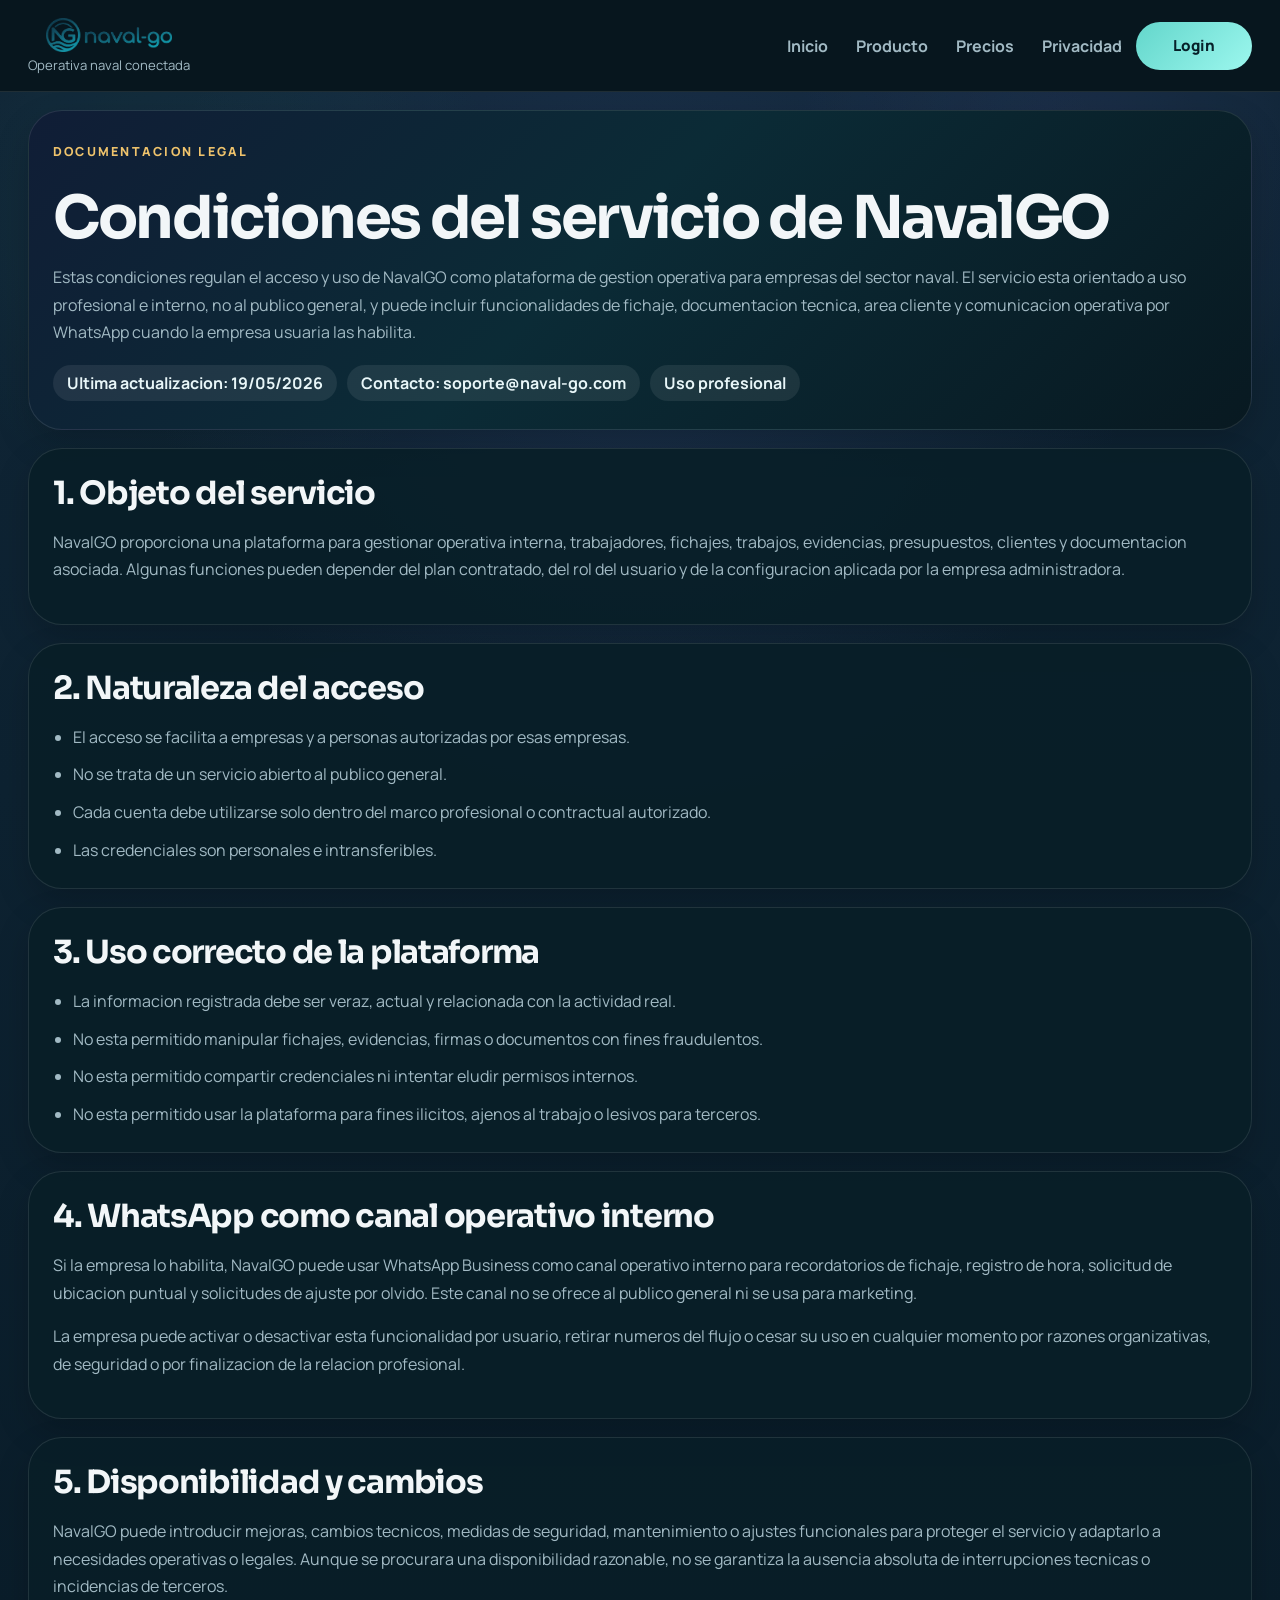
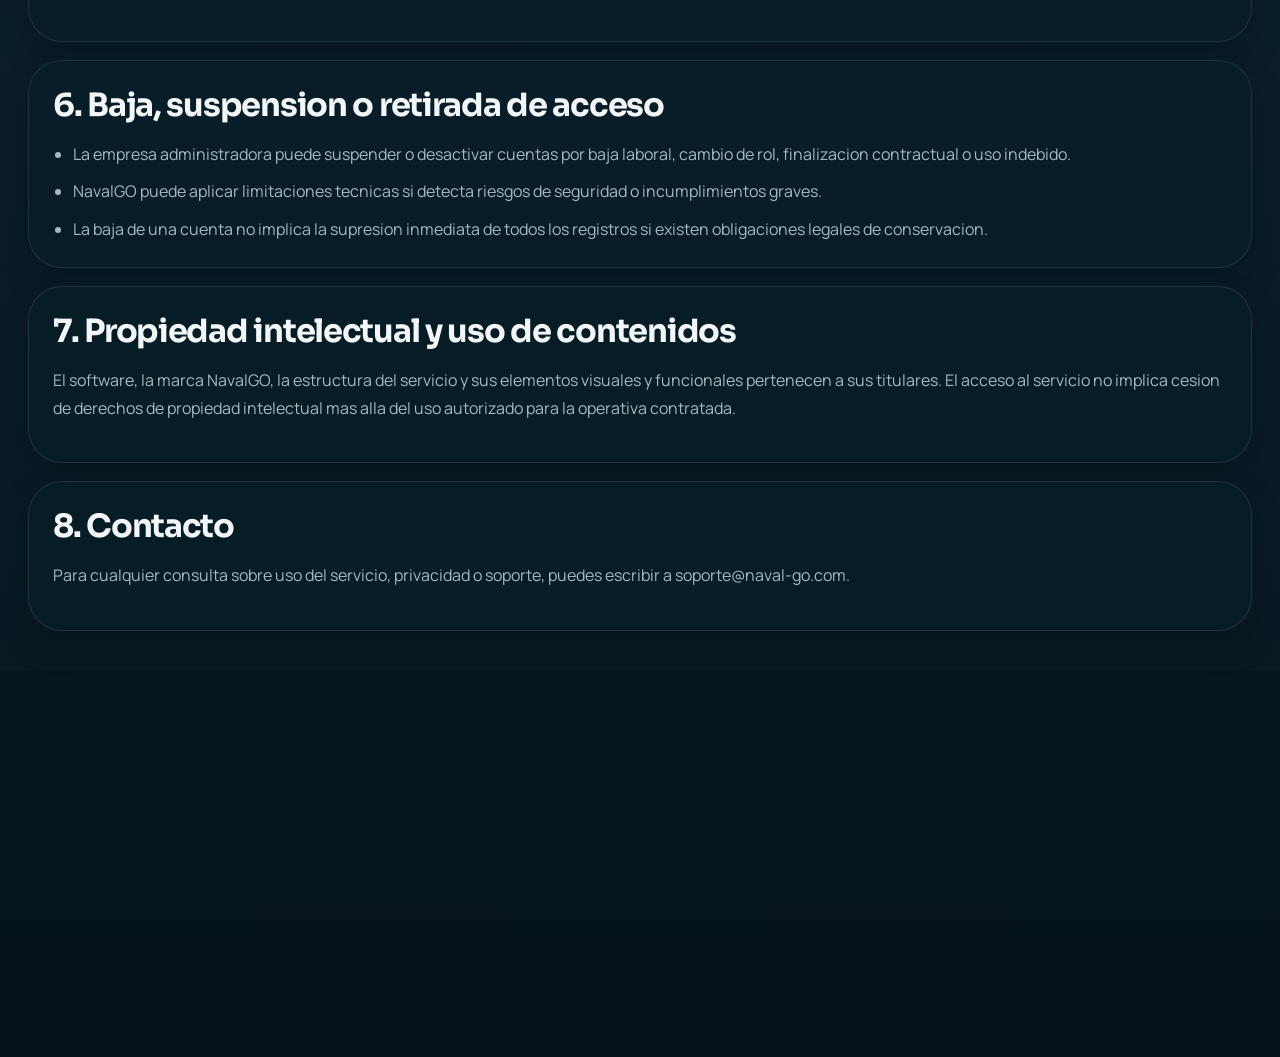
<file: marketing_site/terms.html>
<!DOCTYPE html>
<html lang="es">
<head>
  <meta charset="UTF-8">
  <meta name="viewport" content="width=device-width, initial-scale=1.0">
  <title>Condiciones del servicio | NavalGO</title>
  <meta
    name="description"
    content="Condiciones del servicio de NavalGO para uso profesional, interno y empresarial."
  >
  <meta name="theme-color" content="#0b2f3c">
  <meta name="robots" content="index,follow">
  <link rel="canonical" href="https://naval-go.com/terms.html">
  <meta property="og:type" content="website">
  <meta property="og:title" content="Condiciones del servicio | NavalGO">
  <meta
    property="og:description"
    content="Condiciones de uso de NavalGO para empresas del sector naval."
  >
  <meta property="og:url" content="https://naval-go.com/terms.html">
  <meta property="og:site_name" content="NavalGO">
  <meta property="og:image" content="https://naval-go.com/assets/branding/logo_navalgo_color.png">
  <meta name="twitter:card" content="summary_large_image">
  <meta name="twitter:title" content="Condiciones del servicio | NavalGO">
  <meta
    name="twitter:description"
    content="Condiciones de uso profesional e interno de NavalGO."
  >
  <meta name="twitter:image" content="https://naval-go.com/assets/branding/logo_navalgo_color.png">
  <link rel="icon" href="favicon.ico" sizes="any">
  <link rel="icon" type="image/png" href="favicon.png">
  <link rel="apple-touch-icon" href="apple-touch-icon.png">
  <link rel="preconnect" href="https://fonts.googleapis.com">
  <link rel="preconnect" href="https://fonts.gstatic.com" crossorigin>
  <link
    href="https://fonts.googleapis.com/css2?family=Manrope:wght@500;700;800&family=Sora:wght@600;700;800&display=swap"
    rel="stylesheet"
  >
  <link rel="stylesheet" href="styles.css">
</head>
<body>
  <div class="site-shell">
    <header class="topbar">
      <a class="brand" href="/" aria-label="NavalGO inicio">
        <span class="brand-lockup">
          <img
            class="brand-logo"
            src="assets/branding/logo_navalgo_horizontal.png"
            alt="NavalGO"
            width="183"
            height="48"
          >
          <span class="brand-subtitle">Operativa naval conectada</span>
        </span>
      </a>

      <nav class="main-nav" aria-label="Navegacion principal">
        <a href="/">Inicio</a>
        <a href="/#producto">Producto</a>
        <a href="/#precios">Precios</a>
        <a href="/privacy.html">Privacidad</a>
      </nav>

      <div class="topbar-actions">
        <a class="primary-button topbar-login" href="https://app.naval-go.com">Login</a>
      </div>
    </header>

    <main class="legal-shell">
      <div class="legal-page">
        <section class="legal-hero">
          <span class="eyebrow">DOCUMENTACION LEGAL</span>
          <h1>Condiciones del servicio de NavalGO</h1>
          <p>
            Estas condiciones regulan el acceso y uso de NavalGO como plataforma de gestion operativa
            para empresas del sector naval. El servicio esta orientado a uso profesional e interno,
            no al publico general, y puede incluir funcionalidades de fichaje, documentacion tecnica,
            area cliente y comunicacion operativa por WhatsApp cuando la empresa usuaria las habilita.
          </p>
          <div class="legal-meta">
            <span class="legal-pill">Ultima actualizacion: 19/05/2026</span>
            <span class="legal-pill">Contacto: soporte@naval-go.com</span>
            <span class="legal-pill">Uso profesional</span>
          </div>
        </section>

        <section class="legal-card">
          <h2>1. Objeto del servicio</h2>
          <p>
            NavalGO proporciona una plataforma para gestionar operativa interna, trabajadores,
            fichajes, trabajos, evidencias, presupuestos, clientes y documentacion asociada. Algunas
            funciones pueden depender del plan contratado, del rol del usuario y de la configuracion
            aplicada por la empresa administradora.
          </p>
        </section>

        <section class="legal-card">
          <h2>2. Naturaleza del acceso</h2>
          <ul>
            <li>El acceso se facilita a empresas y a personas autorizadas por esas empresas.</li>
            <li>No se trata de un servicio abierto al publico general.</li>
            <li>Cada cuenta debe utilizarse solo dentro del marco profesional o contractual autorizado.</li>
            <li>Las credenciales son personales e intransferibles.</li>
          </ul>
        </section>

        <section class="legal-card">
          <h2>3. Uso correcto de la plataforma</h2>
          <ul>
            <li>La informacion registrada debe ser veraz, actual y relacionada con la actividad real.</li>
            <li>No esta permitido manipular fichajes, evidencias, firmas o documentos con fines fraudulentos.</li>
            <li>No esta permitido compartir credenciales ni intentar eludir permisos internos.</li>
            <li>No esta permitido usar la plataforma para fines ilicitos, ajenos al trabajo o lesivos para terceros.</li>
          </ul>
        </section>

        <section class="legal-card">
          <h2>4. WhatsApp como canal operativo interno</h2>
          <p>
            Si la empresa lo habilita, NavalGO puede usar WhatsApp Business como canal operativo
            interno para recordatorios de fichaje, registro de hora, solicitud de ubicacion puntual y
            solicitudes de ajuste por olvido. Este canal no se ofrece al publico general ni se usa
            para marketing.
          </p>
          <p>
            La empresa puede activar o desactivar esta funcionalidad por usuario, retirar numeros del
            flujo o cesar su uso en cualquier momento por razones organizativas, de seguridad o por
            finalizacion de la relacion profesional.
          </p>
        </section>

        <section class="legal-card">
          <h2>5. Disponibilidad y cambios</h2>
          <p>
            NavalGO puede introducir mejoras, cambios tecnicos, medidas de seguridad, mantenimiento o
            ajustes funcionales para proteger el servicio y adaptarlo a necesidades operativas o
            legales. Aunque se procurara una disponibilidad razonable, no se garantiza la ausencia
            absoluta de interrupciones tecnicas o incidencias de terceros.
          </p>
        </section>

        <section class="legal-card">
          <h2>6. Baja, suspension o retirada de acceso</h2>
          <ul>
            <li>La empresa administradora puede suspender o desactivar cuentas por baja laboral, cambio de rol, finalizacion contractual o uso indebido.</li>
            <li>NavalGO puede aplicar limitaciones tecnicas si detecta riesgos de seguridad o incumplimientos graves.</li>
            <li>La baja de una cuenta no implica la supresion inmediata de todos los registros si existen obligaciones legales de conservacion.</li>
          </ul>
        </section>

        <section class="legal-card">
          <h2>7. Propiedad intelectual y uso de contenidos</h2>
          <p>
            El software, la marca NavalGO, la estructura del servicio y sus elementos visuales y
            funcionales pertenecen a sus titulares. El acceso al servicio no implica cesion de
            derechos de propiedad intelectual mas alla del uso autorizado para la operativa contratada.
          </p>
        </section>

        <section class="legal-card">
          <h2>8. Contacto</h2>
          <p>
            Para cualquier consulta sobre uso del servicio, privacidad o soporte, puedes escribir a
            <a href="mailto:soporte@naval-go.com">soporte@naval-go.com</a>.
          </p>
        </section>
      </div>
    </main>

    <footer class="footer">
      <div class="footer-top">
        <div class="footer-brand">
          <img
            class="footer-logo"
            src="assets/branding/logo_navalgo_horizontal.png"
            alt="NavalGO"
            width="183"
            height="48"
          >
          <p>El sistema completo para operar una empresa naval pequena o mediana con mas control y menos friccion.</p>
        </div>

        <div class="footer-nav-group">
          <span class="footer-title">Navegacion</span>
          <div class="footer-links">
            <a href="/">Inicio</a>
            <a href="/privacy.html">Privacidad</a>
            <a href="/terms.html">Condiciones</a>
          </div>
        </div>

        <div class="footer-nav-group">
          <span class="footer-title">Contacto y legal</span>
          <div class="footer-links footer-links-stack">
            <a href="mailto:hola@naval-go.com">hola@naval-go.com</a>
            <a href="mailto:soporte@naval-go.com">soporte@naval-go.com</a>
            <a href="/data-deletion.html">Eliminacion de datos</a>
          </div>
        </div>
      </div>

      <div class="footer-bottom">
        <span>(c) 2026 NavalGO. Todos los derechos reservados.</span>
        <span>Uso profesional e interno para empresas del sector naval.</span>
      </div>
    </footer>
  </div>
</body>
</html>
</file>
<file: marketing_site/styles.css>
:root {
  --bg: #05141b;
  --content-max: 1310px;
  --content-gutter: 18px;
  --panel: rgba(8, 30, 39, 0.9);
  --panel-soft: rgba(255, 255, 255, 0.05);
  --line: rgba(255, 255, 255, 0.1);
  --text: #f2f6f8;
  --muted: #a2bac4;
  --accent: #63d6cb;
  --accent-strong: #1da89f;
  --gold: #efc36c;
  --coral: #ff7d73;
  --shadow: 0 14px 34px rgba(0, 0, 0, 0.18);
  --radius-xl: 34px;
  --radius-lg: 26px;
  --radius-md: 18px;
}

* {
  box-sizing: border-box;
}

html {
  scroll-behavior: smooth;
  background-color: #081922;
}

body {
  position: relative;
  margin: 0;
  min-width: 320px;
  overflow-x: hidden;
  font-family: "Manrope", sans-serif;
  color: var(--text);
  background-color: #081922;
  background:
    linear-gradient(180deg, #0b1e2b 0%, #081823 52%, #06131b 100%);
}

a {
  color: inherit;
  text-decoration: none;
}

.site-shell {
  position: relative;
  width: 100%;
  margin: 0 auto;
  padding: 0 0 56px;
  overflow: visible;
  isolation: isolate;
}

.site-shell > main {
  position: relative;
  z-index: 1;
  padding-top: 18px;
  padding-bottom: 18px;
  width: 100vw;
  margin-left: calc(50% - 50vw);
}

.site-shell > main > * {
  width: min(var(--content-max), calc(100vw - (var(--content-gutter) * 2)));
  margin-left: auto;
  margin-right: auto;
}

.site-shell > main::before {
  content: "";
  position: absolute;
  inset: 0;
  background:
    linear-gradient(180deg, #102535 0%, #0d2230 36%, #0a1d29 72%, #081922 100%);
  z-index: -1;
  pointer-events: none;
}

.site-shell > main::after {
  content: "";
  position: absolute;
  top: 0;
  left: 0;
  width: 100%;
  height: 360px;
  z-index: -1;
  pointer-events: none;
  background:
    radial-gradient(circle at 76% 8%, rgba(106, 120, 208, 0.12), transparent 24%);
  opacity: 0.72;
}

.topbar,
.hero-card,
.mini-strip article,
.section-block,
.cta-band,
.footer,
.feature-card,
.security-card,
.price-card {
  position: relative;
  z-index: 1;
  border: 1px solid var(--line);
  box-shadow: var(--shadow);
}

.topbar {
  display: flex;
  align-items: center;
  justify-content: space-between;
  gap: 14px;
  flex-wrap: wrap;
  min-height: 88px;
  width: 100vw;
  margin-left: calc(50% - 50vw);
  padding: 14px max(var(--content-gutter), calc((100vw - var(--content-max)) / 2 + var(--content-gutter)));
  border-radius: 0;
  border-left: none;
  border-right: none;
  border-top: none;
  background: rgba(7, 22, 30, 0.92);
}

.brand {
  display: inline-flex;
  align-items: center;
  min-width: 0;
  flex: 1 1 auto;
}

.brand-lockup {
  display: flex;
  flex-direction: column;
  min-width: 0;
}

.brand-logo {
  display: block;
  width: auto;
  max-width: min(42vw, 200px);
  height: 34px;
  object-fit: contain;
}

.brand-subtitle {
  margin-top: 4px;
  color: var(--muted);
  font-size: 0.82rem;
}

.main-nav {
  display: none;
  gap: 28px;
}

.main-nav a,
.footer-links a {
  color: var(--muted);
  font-weight: 700;
}

.main-nav a {
  font-size: 1rem;
}

.topbar-actions,
.hero-actions,
.cta-actions {
  display: flex;
  gap: 12px;
}

.topbar-actions {
  flex: 0 0 auto;
}

.primary-button,
.ghost-button {
  display: inline-flex;
  align-items: center;
  justify-content: center;
  min-height: 50px;
  padding: 0 18px;
  border-radius: 999px;
  font-size: 0.95rem;
  font-weight: 800;
  transition: transform 180ms ease, border-color 180ms ease;
}

.primary-button:hover,
.primary-button:focus-visible,
.ghost-button:hover,
.ghost-button:focus-visible {
  transform: translateY(-1px);
}

.primary-button {
  color: #072129;
  background: linear-gradient(135deg, var(--accent), #9cf7ee);
}

.ghost-button {
  border: 1px solid rgba(255, 255, 255, 0.16);
  background: rgba(255, 255, 255, 0.04);
}

.primary-button-large,
.ghost-button-large {
  min-height: 56px;
  padding: 0 22px;
}

.topbar-login {
  min-width: 116px;
  min-height: 48px;
}

.hero-card,
.section-block,
.cta-band,
.footer {
  margin-top: 18px;
  border-radius: var(--radius-xl);
  background: var(--panel);
}

.hero-card {
  position: relative;
  isolation: isolate;
  overflow: hidden;
  padding: 26px 18px 22px;
  background:
    linear-gradient(135deg, #11172f 0%, #1d2f4f 42%, #081921 100%);
}

.eyebrow {
  display: inline-block;
  margin-bottom: 14px;
  color: var(--gold);
  font-size: 0.78rem;
  font-weight: 800;
  letter-spacing: 0.18em;
}

.hero-card h1,
.section-heading h2,
.cta-band h2 {
  margin: 0;
  font-family: "Sora", sans-serif;
  letter-spacing: -0.05em;
}

.hero-card h1 {
  max-width: 9.6ch;
  font-size: clamp(2.35rem, 8vw, 5rem);
  line-height: 0.94;
}

.hero-text,
.feature-card p,
.security-card p,
.plan-copy,
.footer p {
  color: var(--muted);
}

.hero-text {
  max-width: 46ch;
  margin: 16px 0 0;
  font-size: 1rem;
  line-height: 1.62;
}

.hero-list {
  display: grid;
  gap: 12px;
  margin: 22px 0 0;
  padding: 0;
  list-style: none;
}

.hero-list li {
  position: relative;
  padding-left: 26px;
  line-height: 1.48;
  color: #edf6f8;
}

.hero-list li::before {
  content: "";
  position: absolute;
  left: 0;
  top: 0.45em;
  width: 12px;
  height: 12px;
  border-radius: 999px;
  background: linear-gradient(180deg, var(--accent), var(--accent-strong));
}

.hero-actions {
  flex-direction: column;
  margin-top: 22px;
}

.hero-tag-row {
  display: flex;
  flex-wrap: wrap;
  gap: 10px;
  margin-top: 18px;
}

.hero-tag-row span {
  flex: 0 0 auto;
  min-height: 38px;
  padding: 0 14px;
  border-radius: 999px;
  display: inline-flex;
  align-items: center;
  color: #edf6f8;
  font-weight: 700;
  white-space: nowrap;
  background: rgba(255, 255, 255, 0.08);
}

.hero-visual {
  position: relative;
  min-height: 500px;
  margin-top: 28px;
  overflow: hidden;
}

.hero-glow {
  position: absolute;
  inset: auto 8% 24% 12%;
  height: 250px;
  border-radius: 50%;
  background: radial-gradient(circle, rgba(99, 214, 203, 0.28), transparent 68%);
  opacity: 0.84;
}

.device-card {
  position: absolute;
}

.device-card-main {
  left: 0;
  top: 0;
  z-index: 3;
}

.device-card-side {
  right: 0;
  top: 70px;
  z-index: 2;
}

.device-shell {
  width: min(80vw, 296px);
  padding: 11px;
  border-radius: 34px;
  background: linear-gradient(180deg, #d8dce5 0%, #f7f7fb 100%);
  box-shadow: 0 16px 34px rgba(0, 0, 0, 0.2);
}

.device-notch {
  width: 44%;
  height: 24px;
  margin: 0 auto 12px;
  border-radius: 999px;
  background: #0c1320;
}

.device-screen {
  min-height: 510px;
  padding: 18px;
  border-radius: 28px;
  color: #082730;
  background:
    linear-gradient(180deg, rgba(12, 30, 40, 0.08), rgba(10, 28, 36, 0.02)),
    linear-gradient(180deg, #fafcfd 0%, #e7eef1 100%);
}

.device-screen-light {
  background:
    linear-gradient(180deg, rgba(99, 214, 203, 0.08), rgba(255, 255, 255, 0.04)),
    linear-gradient(180deg, #f9fcfd 0%, #eef5f7 100%);
}

.mock-toolbar,
.mock-stat-grid,
.mock-task-head,
.evidence-row {
  display: flex;
  align-items: center;
  justify-content: space-between;
  gap: 12px;
}

.mock-toolbar-icon {
  width: 34px;
  height: 34px;
  border-radius: 999px;
  background: #ffffff;
}

.mock-chip {
  display: inline-flex;
  align-items: center;
  justify-content: center;
  width: fit-content;
  min-height: 30px;
  padding: 0 12px;
  border-radius: 999px;
  font-size: 0.76rem;
  font-weight: 800;
  letter-spacing: 0.08em;
}

.mock-chip-alert {
  color: #fff6f5;
  background: rgba(255, 125, 115, 0.92);
}

.mock-chip-gold {
  color: #573c06;
  background: rgba(239, 195, 108, 0.96);
}

.mock-balance,
.mock-task-card,
.evidence-card {
  border-radius: 22px;
}

.mock-balance {
  margin-top: 16px;
  padding: 18px;
  color: #edf8fb;
  background: linear-gradient(180deg, #0e3344 0%, #17384f 100%);
}

.mock-balance p,
.mock-balance span {
  margin: 0;
}

.mock-balance p {
  color: #a7cbd8;
  font-size: 0.88rem;
}

.mock-balance strong {
  display: block;
  margin-top: 10px;
  font-size: 1.36rem;
  line-height: 1.2;
}

.mock-balance span {
  display: block;
  margin-top: 10px;
  color: #cce2ea;
  font-size: 0.9rem;
}

.mock-stat-grid {
  display: grid;
  grid-template-columns: repeat(2, minmax(0, 1fr));
  gap: 12px;
  margin-top: 14px;
}

.mock-stat-grid article,
.mock-task-card,
.evidence-card {
  padding: 15px;
  background: rgba(255, 255, 255, 0.9);
}

.mock-stat-grid article span {
  color: #5c7680;
  font-size: 0.8rem;
}

.mock-stat-grid article strong {
  display: block;
  margin-top: 8px;
  font-size: 1.08rem;
}

.mock-task-card {
  margin-top: 14px;
}

.mock-dot {
  width: 12px;
  height: 12px;
  border-radius: 999px;
  background: linear-gradient(180deg, var(--accent), var(--accent-strong));
}

.mock-task-card ul {
  display: grid;
  gap: 10px;
  margin: 14px 0 0;
  padding: 0;
  list-style: none;
}

.mock-task-card li {
  position: relative;
  padding-left: 22px;
  color: #4b6670;
}

.mock-task-card li::before {
  content: "";
  position: absolute;
  left: 0;
  top: 0.45em;
  width: 10px;
  height: 10px;
  border-radius: 999px;
  background: var(--accent-strong);
}

.mock-bottom-nav {
  display: grid;
  grid-template-columns: repeat(4, 1fr);
  gap: 10px;
  margin-top: 22px;
}

.mock-bottom-nav span {
  height: 10px;
  border-radius: 999px;
  background: rgba(8, 39, 48, 0.14);
}

.mock-bottom-nav span.active {
  background: linear-gradient(90deg, var(--accent-strong), var(--accent));
}

.evidence-card strong {
  display: block;
  margin-top: 12px;
  font-size: 1.08rem;
}

.evidence-photo {
  height: 124px;
  margin-top: 16px;
  border-radius: 18px;
  background:
    linear-gradient(160deg, rgba(14, 45, 56, 0.12), rgba(12, 35, 44, 0.04)),
    linear-gradient(135deg, #8fb0bd, #dfeaec);
}

.evidence-row {
  margin-top: 12px;
  color: #5a717a;
  font-size: 0.84rem;
}

.mini-strip {
  display: grid;
  gap: 12px;
}

.mini-strip article {
  padding: 18px;
  border-radius: 22px;
  background: rgba(8, 30, 39, 0.74);
}

.mini-strip strong {
  display: block;
  font-family: "Sora", sans-serif;
}

.mini-strip span {
  display: block;
  margin-top: 6px;
  color: var(--muted);
}

.section-block {
  padding: 26px 18px;
}

.compact-heading h2 {
  font-size: clamp(1.9rem, 6vw, 3rem);
  line-height: 1.02;
}

.feature-grid,
.roles-grid,
.modules-grid,
.security-grid,
.pricing-grid {
  display: grid;
  gap: 14px;
  margin-top: 22px;
}

.before-after-grid {
  display: grid;
  gap: 16px;
  margin-top: 22px;
}

.feature-card,
.role-card,
.module-card,
.security-card,
.price-card {
  padding: 20px 18px;
  border-radius: 22px;
  background: rgba(255, 255, 255, 0.05);
}

.state-card {
  padding: 24px 22px;
  border: 1px solid rgba(255, 255, 255, 0.08);
  border-radius: 24px;
  background: rgba(255, 255, 255, 0.04);
}

.state-card-alert {
  background: linear-gradient(180deg, rgba(255, 125, 115, 0.08), rgba(255, 255, 255, 0.03));
}

.state-card-calm {
  background: linear-gradient(180deg, rgba(99, 214, 203, 0.1), rgba(255, 255, 255, 0.03));
}

.state-label {
  display: inline-flex;
  align-items: center;
  min-height: 34px;
  padding: 0 14px;
  border-radius: 999px;
  font-size: 0.84rem;
  font-weight: 800;
  letter-spacing: 0.08em;
  text-transform: uppercase;
}

.state-card-alert .state-label {
  color: #ffd7d4;
  background: rgba(255, 125, 115, 0.14);
}

.state-card-calm .state-label {
  color: #d8fffb;
  background: rgba(99, 214, 203, 0.16);
}

.state-list {
  display: grid;
  gap: 12px;
  margin: 18px 0 0;
  padding: 0;
  list-style: none;
}

.state-list li {
  display: flex;
  gap: 12px;
  align-items: flex-start;
  line-height: 1.55;
  color: #eef6f8;
}

.state-list li::before {
  width: 20px;
  flex: 0 0 20px;
  font-weight: 800;
  line-height: 1;
}

.state-card-alert .state-list li::before {
  content: "×";
  color: var(--coral);
}

.state-card-calm .state-list li::before {
  content: "✓";
  color: var(--accent);
}

.feature-card-featured,
.role-card-featured,
.security-card-featured,
.price-card-featured {
  background: linear-gradient(180deg, rgba(99, 214, 203, 0.13), rgba(255, 255, 255, 0.04));
}

.benefit-card {
  min-height: 100%;
}

.benefit-icon {
  display: inline-flex;
  align-items: center;
  justify-content: center;
  width: 46px;
  height: 46px;
  border-radius: 14px;
  color: #06252c;
  font-weight: 800;
  background: linear-gradient(135deg, var(--accent), #9cf7ee);
}

.feature-kicker {
  display: inline-flex;
  align-items: center;
  justify-content: center;
  min-width: 42px;
  height: 42px;
  padding: 0 10px;
  border-radius: 14px;
  color: var(--accent);
  font-weight: 800;
  background: rgba(99, 214, 203, 0.1);
}

.feature-card h3,
.role-card h3,
.security-card strong,
.plan-name {
  margin: 16px 0 0;
  font-family: "Sora", sans-serif;
}

.feature-card p,
.role-card p,
.module-card p,
.security-card p,
.plan-copy {
  margin: 10px 0 0;
  line-height: 1.65;
}

.role-kicker {
  display: inline-flex;
  align-items: center;
  justify-content: center;
  min-height: 32px;
  padding: 0 12px;
  border-radius: 999px;
  color: var(--gold);
  font-size: 0.74rem;
  font-weight: 800;
  letter-spacing: 0.12em;
  background: rgba(239, 195, 108, 0.1);
}

.module-card strong {
  display: block;
  font-family: "Sora", sans-serif;
}

.workflow-flow {
  display: grid;
  gap: 18px;
  margin-top: 22px;
  align-items: center;
}

.workflow-old,
.workflow-new {
  padding: 22px 20px;
  border: 1px solid rgba(255, 255, 255, 0.08);
  border-radius: 24px;
  background: rgba(255, 255, 255, 0.04);
}

.workflow-old {
  display: grid;
  grid-template-columns: repeat(2, minmax(0, 1fr));
  gap: 12px;
}

.workflow-arrow {
  display: flex;
  align-items: center;
  justify-content: center;
  min-height: 52px;
  border-radius: 18px;
  color: var(--accent);
  font-size: 1.5rem;
  font-weight: 800;
  background: rgba(99, 214, 203, 0.08);
}

.workflow-new {
  text-align: center;
}

.workflow-new strong {
  display: block;
  margin-top: 16px;
  font-family: "Sora", sans-serif;
  font-size: 1.05rem;
  line-height: 1.4;
}

.workflow-new p {
  max-width: 44ch;
  margin: 12px auto 0;
  color: var(--muted);
  line-height: 1.7;
}

.tool-chip {
  display: inline-flex;
  align-items: center;
  justify-content: center;
  min-height: 46px;
  padding: 0 16px;
  border-radius: 999px;
  font-weight: 800;
}

.tool-chip-old {
  color: #ffd8d5;
  border: 1px solid rgba(255, 125, 115, 0.28);
  background: rgba(255, 125, 115, 0.08);
  text-decoration: line-through;
  text-decoration-thickness: 2px;
}

.tool-chip-new {
  color: #052129;
  background: linear-gradient(135deg, var(--accent), #9cf7ee);
}

.check-list {
  display: grid;
  gap: 12px;
  margin: 16px 0 0;
  padding: 0;
  list-style: none;
}

.check-list li {
  display: flex;
  gap: 12px;
  align-items: flex-start;
  line-height: 1.55;
}

.check-list li::before {
  content: "";
  width: 18px;
  height: 18px;
  flex: 0 0 auto;
  margin-top: 0.15em;
  border-radius: 999px;
  background:
    radial-gradient(circle at center, var(--accent) 0 45%, transparent 46% 100%),
    rgba(99, 214, 203, 0.14);
}

.plan-flag {
  margin: 0;
  color: var(--gold);
  font-size: 0.78rem;
  font-weight: 800;
  letter-spacing: 0.12em;
}

.plan-price {
  margin: 14px 0 0;
  font-family: "Sora", sans-serif;
  font-size: 2.35rem;
  line-height: 1;
}

.plan-price span {
  font-size: 1rem;
  color: var(--muted);
}

.plan-list {
  display: grid;
  gap: 10px;
  margin: 18px 0 22px;
  padding-left: 18px;
  color: var(--muted);
}

.price-card .primary-button,
.price-card .ghost-button {
  margin-top: auto;
}

.android-download-block {
  display: grid;
  gap: 22px;
  align-items: center;
  padding: 26px 18px;
  background:
    linear-gradient(135deg, rgba(29, 168, 159, 0.2), rgba(17, 23, 47, 0.94)),
    var(--panel);
}

.android-download-copy h2 {
  margin: 0;
  font-family: "Sora", sans-serif;
  font-size: clamp(1.9rem, 5.2vw, 3.1rem);
  line-height: 1.02;
  letter-spacing: -0.05em;
}

.android-download-copy p {
  max-width: 760px;
  margin: 16px 0 0;
  color: var(--muted);
  font-size: 1.04rem;
  line-height: 1.7;
}

.android-download-actions {
  display: flex;
  flex-direction: column;
  align-items: stretch;
  gap: 12px;
}

.download-meta {
  color: var(--muted);
  font-size: 0.9rem;
  font-weight: 700;
}

.cta-band {
  display: grid;
  gap: 18px;
  padding: 26px 18px;
  background:
    linear-gradient(135deg, #10203d 0%, #0a2a35 100%);
}

.cta-band h2 {
  font-size: clamp(1.9rem, 6vw, 3rem);
  line-height: 1.02;
}

.pricing-note {
  margin: 18px 0 0;
  color: var(--muted);
  text-align: center;
}

.cta-actions {
  flex-direction: column;
}

.footer {
  display: grid;
  gap: 24px;
  margin-top: 64px;
  padding: 28px 22px 24px;
  border: none;
  box-shadow: none;
  background: transparent;
}

.footer p {
  margin: 0;
  line-height: 1.7;
}

.footer-top {
  display: grid;
  gap: 24px;
}

.footer-brand {
  max-width: 420px;
}

.footer-logo {
  display: block;
  width: auto;
  height: 38px;
  object-fit: contain;
}

.footer-brand p {
  margin-top: 16px;
  color: var(--muted);
}

.footer-title {
  display: inline-block;
  margin-bottom: 12px;
  color: #dbe8ed;
  font-size: 0.84rem;
  font-weight: 800;
  letter-spacing: 0.12em;
  text-transform: uppercase;
}

.footer-nav-group {
  min-width: 0;
}

.footer-links {
  display: flex;
  flex-wrap: wrap;
  gap: 12px 18px;
}

.footer-links a {
  color: #dce7eb;
  font-weight: 700;
  opacity: 0.88;
  transition: opacity 180ms ease, transform 180ms ease;
}

.footer-links a:hover,
.footer-links a:focus-visible {
  opacity: 1;
  transform: translateY(-1px);
}

.footer-links-stack {
  display: grid;
  gap: 10px;
}

.footer-bottom {
  display: flex;
  flex-wrap: wrap;
  justify-content: space-between;
  gap: 10px 18px;
  padding-top: 18px;
  border-top: 1px solid rgba(255, 255, 255, 0.08);
  color: var(--muted);
  font-size: 0.92rem;
}

.mini-strip,
.section-block,
.cta-band,
.footer {
  content-visibility: auto;
  contain-intrinsic-size: 700px;
}

@media (min-width: 720px) {
  :root {
    --content-gutter: 24px;
  }

  .hero-actions,
  .android-download-actions,
  .cta-actions {
    flex-direction: row;
    flex-wrap: wrap;
  }

  .site-shell > main {
    padding-bottom: 28px;
  }

  .mini-strip,
  .roles-grid,
  .modules-grid,
  .security-grid,
  .pricing-grid {
    grid-template-columns: repeat(2, minmax(0, 1fr));
  }

  .before-after-grid {
    grid-template-columns: repeat(2, minmax(0, 1fr));
  }

  .feature-grid {
    grid-template-columns: repeat(2, minmax(0, 1fr));
  }

  .case-block .feature-grid > .feature-card:last-child {
    grid-column: 1 / -1;
    justify-self: center;
    width: 100%;
    max-width: calc((100% - 14px) / 2);
  }

  .role-card-featured,
  .price-card-featured,
  .security-card-featured {
    grid-column: span 2;
  }

  .cta-band {
    grid-template-columns: 1.2fr 0.9fr;
    align-items: center;
  }

  .android-download-block {
    grid-template-columns: minmax(0, 1fr) auto;
    padding: 34px;
  }

  .android-download-actions {
    align-items: flex-end;
    justify-content: center;
  }

  .workflow-flow {
    grid-template-columns: minmax(0, 1fr) 88px minmax(0, 1.15fr);
  }

  .footer-top {
    grid-template-columns: minmax(0, 1.4fr) minmax(180px, 0.8fr) minmax(180px, 0.8fr);
    align-items: start;
  }
}

@media (min-width: 720px) and (max-width: 979px) {
  .topbar {
    min-height: 84px;
    padding-inline: max(18px, calc((100vw - 960px) / 2 + 20px));
  }

  .hero-card {
    padding: 30px 24px 24px;
  }

  .hero-card h1 {
    max-width: 11ch;
    font-size: clamp(3rem, 6vw, 4.4rem);
  }

  .hero-text {
    max-width: 44ch;
    font-size: 1rem;
  }

  .hero-list li {
    font-size: 1rem;
  }

  .hero-tag-row {
    gap: 12px;
  }
}

@media (min-width: 820px) and (max-width: 979px) {
  .main-nav {
    display: inline-flex;
  }

  .hero-card {
    display: grid;
    grid-template-columns: minmax(0, 1fr) minmax(290px, 360px);
    gap: 28px;
    align-items: center;
  }

  .hero-visual {
    min-height: 520px;
    margin-top: 0;
  }

  .hero-glow {
    inset: auto 0 18% 6%;
    height: 250px;
  }

  .device-shell {
    width: min(31vw, 280px);
  }

  .device-card-main {
    left: 0;
    top: 0;
  }

  .device-card-side {
    right: 0;
    top: 86px;
  }
}

@media (min-width: 980px) {
  :root {
    --content-gutter: 28px;
  }

  .site-shell > main::before {
    background:
      radial-gradient(circle at 50% 10%, rgba(70, 92, 154, 0.24), transparent 24%),
      linear-gradient(180deg, #102536 0%, #0d2231 32%, #0a1d2a 70%, #081922 100%);
  }

  .site-shell > main::after {
    height: 620px;
    background:
      radial-gradient(circle at 16% 18%, rgba(99, 214, 203, 0.1), transparent 26%),
      radial-gradient(circle at 84% 10%, rgba(109, 117, 204, 0.18), transparent 24%);
  }

  .main-nav {
    display: inline-flex;
  }

  .topbar {
    min-height: 92px;
    padding: 16px max(var(--content-gutter), calc((100vw - var(--content-max)) / 2 + var(--content-gutter)));
  }

  .site-shell > main {
    padding-bottom: 40px;
  }

  .hero-card {
    display: grid;
    grid-template-columns: minmax(0, 1.02fr) minmax(520px, 700px);
    gap: 46px;
    align-items: center;
    min-height: 720px;
    padding: 48px 42px 36px;
  }

  .hero-copy {
    max-width: 720px;
  }

  .hero-card h1 {
    max-width: 9.8ch;
    font-size: clamp(3.4rem, 4.8vw, 5.4rem);
  }

  .hero-text {
    max-width: 42ch;
    margin-top: 22px;
    font-size: 1.04rem;
  }

  .hero-list {
    gap: 16px;
    margin-top: 30px;
  }

  .hero-list li {
    font-size: 1.06rem;
  }

  .hero-actions {
    margin-top: 30px;
    gap: 14px;
  }

  .hero-tag-row {
    margin-top: 22px;
  }

  .hero-visual {
    min-height: 680px;
    margin-top: 0;
  }

  .hero-glow {
    inset: auto 2% 20% 8%;
    height: 320px;
    opacity: 0.8;
  }

  .device-shell {
    width: 340px;
  }

  .device-card-main {
    left: 36px;
    top: 8px;
  }

  .device-card-side {
    right: 12px;
    top: 110px;
  }

  .roles-grid {
    grid-template-columns: repeat(4, minmax(0, 1fr));
  }

  .benefits-block .roles-grid {
    grid-template-columns: repeat(3, minmax(0, 1fr));
  }

  .modules-grid {
    grid-template-columns: repeat(4, minmax(0, 1fr));
  }

  .pricing-grid {
    grid-template-columns: repeat(3, minmax(0, 1fr));
  }

  .security-grid {
    grid-template-columns: 1.15fr 0.9fr 0.9fr;
  }

  .role-card-featured,
  .price-card-featured,
  .security-card-featured {
    grid-column: auto;
  }

  .section-block,
  .cta-band,
  .footer {
    padding: 38px 32px;
  }

  .mini-strip {
    grid-template-columns: repeat(4, minmax(0, 1fr));
    margin-top: 16px;
  }

  .mini-strip article {
    padding: 22px 18px;
  }

  .footer {
    gap: 28px;
    margin-top: 84px;
    padding: 34px 30px 26px;
  }

  .footer-logo {
    height: 42px;
  }
}

@media (min-width: 980px) and (max-width: 1180px) {
  .hero-card {
    grid-template-columns: minmax(0, 1fr);
    gap: 30px;
    min-height: auto;
    padding: 36px 28px 30px;
  }

  .hero-copy {
    max-width: 100%;
  }

  .hero-card h1 {
    max-width: 10ch;
    font-size: clamp(3rem, 6vw, 4.6rem);
  }

  .hero-text {
    max-width: 40ch;
    font-size: 1.04rem;
  }

  .hero-list {
    max-width: 44ch;
    gap: 14px;
    margin-top: 24px;
  }

  .hero-list li {
    font-size: 1rem;
  }

  .hero-actions {
    margin-top: 24px;
  }

  .hero-tag-row {
    margin-top: 18px;
  }

  .hero-visual {
    min-height: 520px;
    margin-top: 8px;
  }

  .hero-glow {
    inset: auto 8% 16% 10%;
    height: 260px;
    opacity: 0.78;
  }

  .device-shell {
    width: 300px;
  }

  .device-card-main {
    left: 12%;
    top: 0;
  }

  .device-card-side {
    right: 8%;
    top: 72px;
  }

  .mini-strip {
    grid-template-columns: repeat(2, minmax(0, 1fr));
  }

  .roles-grid,
  .modules-grid {
    grid-template-columns: repeat(2, minmax(0, 1fr));
  }

  .pricing-grid {
    grid-template-columns: repeat(2, minmax(0, 1fr));
  }

  .price-card:last-child {
    grid-column: span 2;
  }
}

@media (min-width: 1280px) {
  .site-shell > main::after {
    height: 680px;
  }

  .hero-card {
    grid-template-columns: minmax(0, 1.04fr) minmax(560px, 760px);
    gap: 54px;
    padding-inline: 48px;
  }

  .hero-visual {
    min-height: 720px;
  }

  .device-shell {
    width: 364px;
  }

  .device-card-main {
    left: 54px;
  }

  .device-card-side {
    right: 22px;
    top: 126px;
  }
}

@media (max-width: 719px) {
  :root {
    --content-gutter: 10px;
  }

  .site-shell {
    width: 100%;
    padding: 10px 10px 40px;
  }

  .site-shell > main {
    width: 100vw;
    margin-left: calc(50% - 50vw);
    padding-top: 12px;
    padding-bottom: 20px;
  }

  .hero-card,
  .section-block,
  .cta-band,
  .footer {
    width: min(100%, calc(100vw - 20px));
    max-width: calc(100vw - 20px);
    margin-left: auto;
    margin-right: auto;
  }

  .mini-strip article {
    width: min(100%, calc(100vw - 20px));
    max-width: calc(100vw - 20px);
    margin-left: auto;
    margin-right: auto;
  }

  .brand-subtitle {
    display: none;
  }

  .topbar {
    width: 100vw;
    margin-left: calc(50% - 50vw);
    display: flex;
    align-items: center;
    justify-content: space-between;
    flex-wrap: nowrap;
    gap: 10px;
    min-height: 68px;
    padding: 10px 14px;
    border-radius: 0;
  }

  .brand {
    flex: 1 1 auto;
    max-width: 100%;
  }

  .brand-logo {
    max-width: min(44vw, 156px);
    height: 26px;
  }

  .topbar-actions {
    width: auto;
    flex: 0 0 auto;
  }

  .topbar-login {
    width: auto;
    min-width: 92px;
    min-height: 42px;
    padding: 0 14px;
    font-size: 0.9rem;
  }

  .topbar-apk {
    display: none;
  }

  .hero-card {
    width: 100%;
    max-width: 100%;
    padding: 18px 14px 16px;
    border-radius: 24px;
  }

  .hero-card h1 {
    max-width: 9.4ch;
    font-size: clamp(2.12rem, 8.4vw, 3.05rem);
    line-height: 0.95;
  }

  .hero-text {
    max-width: 34ch;
    margin-top: 14px;
    font-size: 0.93rem;
    line-height: 1.58;
  }

  .hero-list {
    gap: 7px;
    margin-top: 16px;
  }

  .hero-list li {
    line-height: 1.42;
    font-size: 0.89rem;
  }

  .hero-list li:nth-child(4) {
    display: none;
  }

  .hero-actions {
    margin-top: 16px;
    gap: 10px;
  }

  .hero-actions .primary-button-large,
  .hero-actions .ghost-button-large,
  .cta-actions .primary-button-large,
  .cta-actions .ghost-button-large {
    width: 100%;
  }

  .hero-tag-row {
    display: grid;
    grid-template-columns: minmax(0, 1fr);
    margin-top: 14px;
  }

  .hero-tag-row span {
    width: 100%;
    justify-content: center;
    font-size: 0.86rem;
  }

  .hero-tag-row span:last-child {
    display: none;
  }

  .hero-visual {
    display: flex;
    justify-content: center;
    min-height: auto;
    margin-top: 12px;
  }

  .device-shell {
    width: min(68vw, 228px);
    padding: 10px;
  }

  .device-card {
    position: relative;
    left: auto;
    right: auto;
    top: auto;
    transform: none;
  }

  .device-card-side {
    display: none;
  }

  .device-screen {
    min-height: 328px;
    padding: 11px;
  }

  .device-notch {
    height: 18px;
    margin-bottom: 10px;
  }

  .mock-toolbar-icon {
    width: 28px;
    height: 28px;
  }

  .mock-chip {
    min-height: 26px;
    padding: 0 10px;
    font-size: 0.7rem;
  }

  .mock-balance {
    margin-top: 12px;
    padding: 14px;
  }

  .mock-balance p {
    font-size: 0.74rem;
  }

  .mock-balance strong {
    margin-top: 8px;
    font-size: 1rem;
    line-height: 1.15;
    overflow-wrap: anywhere;
  }

  .mock-balance,
  .mock-task-card,
  .evidence-card {
    border-radius: 18px;
  }

  .mock-balance span {
    margin-top: 8px;
    font-size: 0.78rem;
  }

  .mock-stat-grid {
    gap: 10px;
    margin-top: 12px;
  }

  .mock-stat-grid article,
  .mock-task-card,
  .evidence-card {
    padding: 12px;
  }

  .mock-stat-grid article span {
    font-size: 0.72rem;
  }

  .mock-stat-grid article strong {
    margin-top: 6px;
    font-size: 0.96rem;
  }

  .mock-task-card {
    margin-top: 12px;
  }

  .mock-task-head strong {
    font-size: 0.92rem;
  }

  .mock-task-card ul {
    gap: 8px;
    margin-top: 10px;
  }

  .mini-strip article,
  .feature-card,
  .role-card,
  .module-card,
  .security-card,
  .price-card {
    padding: 16px 14px;
    border-radius: 18px;
  }

  .section-block,
  .cta-band,
  .footer {
    padding: 20px 12px;
    border-radius: 24px;
  }

  .footer {
    margin-top: 48px;
  }

  .footer-top {
    gap: 22px;
  }

  .footer-logo {
    height: 34px;
  }

  .footer-bottom {
    flex-direction: column;
    gap: 8px;
    font-size: 0.86rem;
  }

  .mock-task-card li,
  .mock-balance span,
  .mini-strip span,
  .feature-card p,
  .role-card p,
  .module-card p,
  .security-card p,
  .plan-copy {
    font-size: 0.89rem;
    overflow-wrap: anywhere;
  }

  .primary-button-large,
  .ghost-button-large {
    min-height: 52px;
    padding: 0 16px;
    font-size: 0.9rem;
  }
}

@media (max-width: 420px) {
  .hero-card h1 {
    max-width: 9ch;
    font-size: clamp(2rem, 8.8vw, 2.7rem);
  }

  .hero-text {
    max-width: 31ch;
  }

  .device-shell {
    width: min(72vw, 218px);
  }
}

@media (max-width: 360px) {
  .hero-visual {
    display: none;
  }

  .hero-card {
    padding-bottom: 16px;
  }
}

.legal-shell {
  width: min(1100px, calc(100vw - 32px));
  margin: 0 auto;
  padding: 24px 0 40px;
}

.legal-page {
  display: grid;
  gap: 18px;
}

.legal-hero,
.legal-card {
  border: 1px solid var(--line);
  border-radius: var(--radius-xl);
  background: var(--panel);
  box-shadow: var(--shadow);
}

.legal-hero {
  padding: 28px 24px;
  background:
    linear-gradient(135deg, #101d36 0%, #0b2b36 46%, #081921 100%);
}

.legal-hero h1,
.legal-card h2,
.legal-card h3 {
  margin: 0;
  font-family: "Sora", sans-serif;
  letter-spacing: -0.04em;
}

.legal-hero h1 {
  margin-top: 14px;
  font-size: clamp(2.1rem, 5vw, 3.7rem);
  line-height: 1.02;
}

.legal-hero p,
.legal-card p,
.legal-card li {
  color: var(--muted);
  line-height: 1.72;
}

.legal-meta {
  display: flex;
  flex-wrap: wrap;
  gap: 10px;
  margin-top: 18px;
}

.legal-pill {
  display: inline-flex;
  align-items: center;
  min-height: 36px;
  padding: 0 14px;
  border-radius: 999px;
  color: #e8f6f8;
  font-weight: 700;
  background: rgba(255, 255, 255, 0.08);
}

.legal-card {
  padding: 24px;
}

.legal-card h2 {
  font-size: clamp(1.4rem, 3vw, 2rem);
}

.legal-card h3 {
  margin-top: 20px;
  font-size: 1.08rem;
}

.legal-card p + p {
  margin-top: 12px;
}

.legal-card ul {
  display: grid;
  gap: 10px;
  margin: 16px 0 0;
  padding-left: 20px;
}

.legal-callout {
  padding: 18px;
  border: 1px solid rgba(99, 214, 203, 0.18);
  border-radius: 20px;
  background: rgba(99, 214, 203, 0.08);
}

.legal-callout strong {
  display: block;
  margin-bottom: 8px;
  color: #ebfaf7;
  font-family: "Sora", sans-serif;
}

.legal-grid {
  display: grid;
  gap: 14px;
  margin-top: 18px;
}

.legal-grid article {
  padding: 18px;
  border: 1px solid rgba(255, 255, 255, 0.08);
  border-radius: 20px;
  background: rgba(255, 255, 255, 0.04);
}

.legal-grid article strong {
  display: block;
  color: #f4fbfc;
  font-family: "Sora", sans-serif;
}

.legal-grid article p {
  margin: 10px 0 0;
}

@media (min-width: 820px) {
  .legal-grid {
    grid-template-columns: repeat(2, minmax(0, 1fr));
  }
}
</file>
